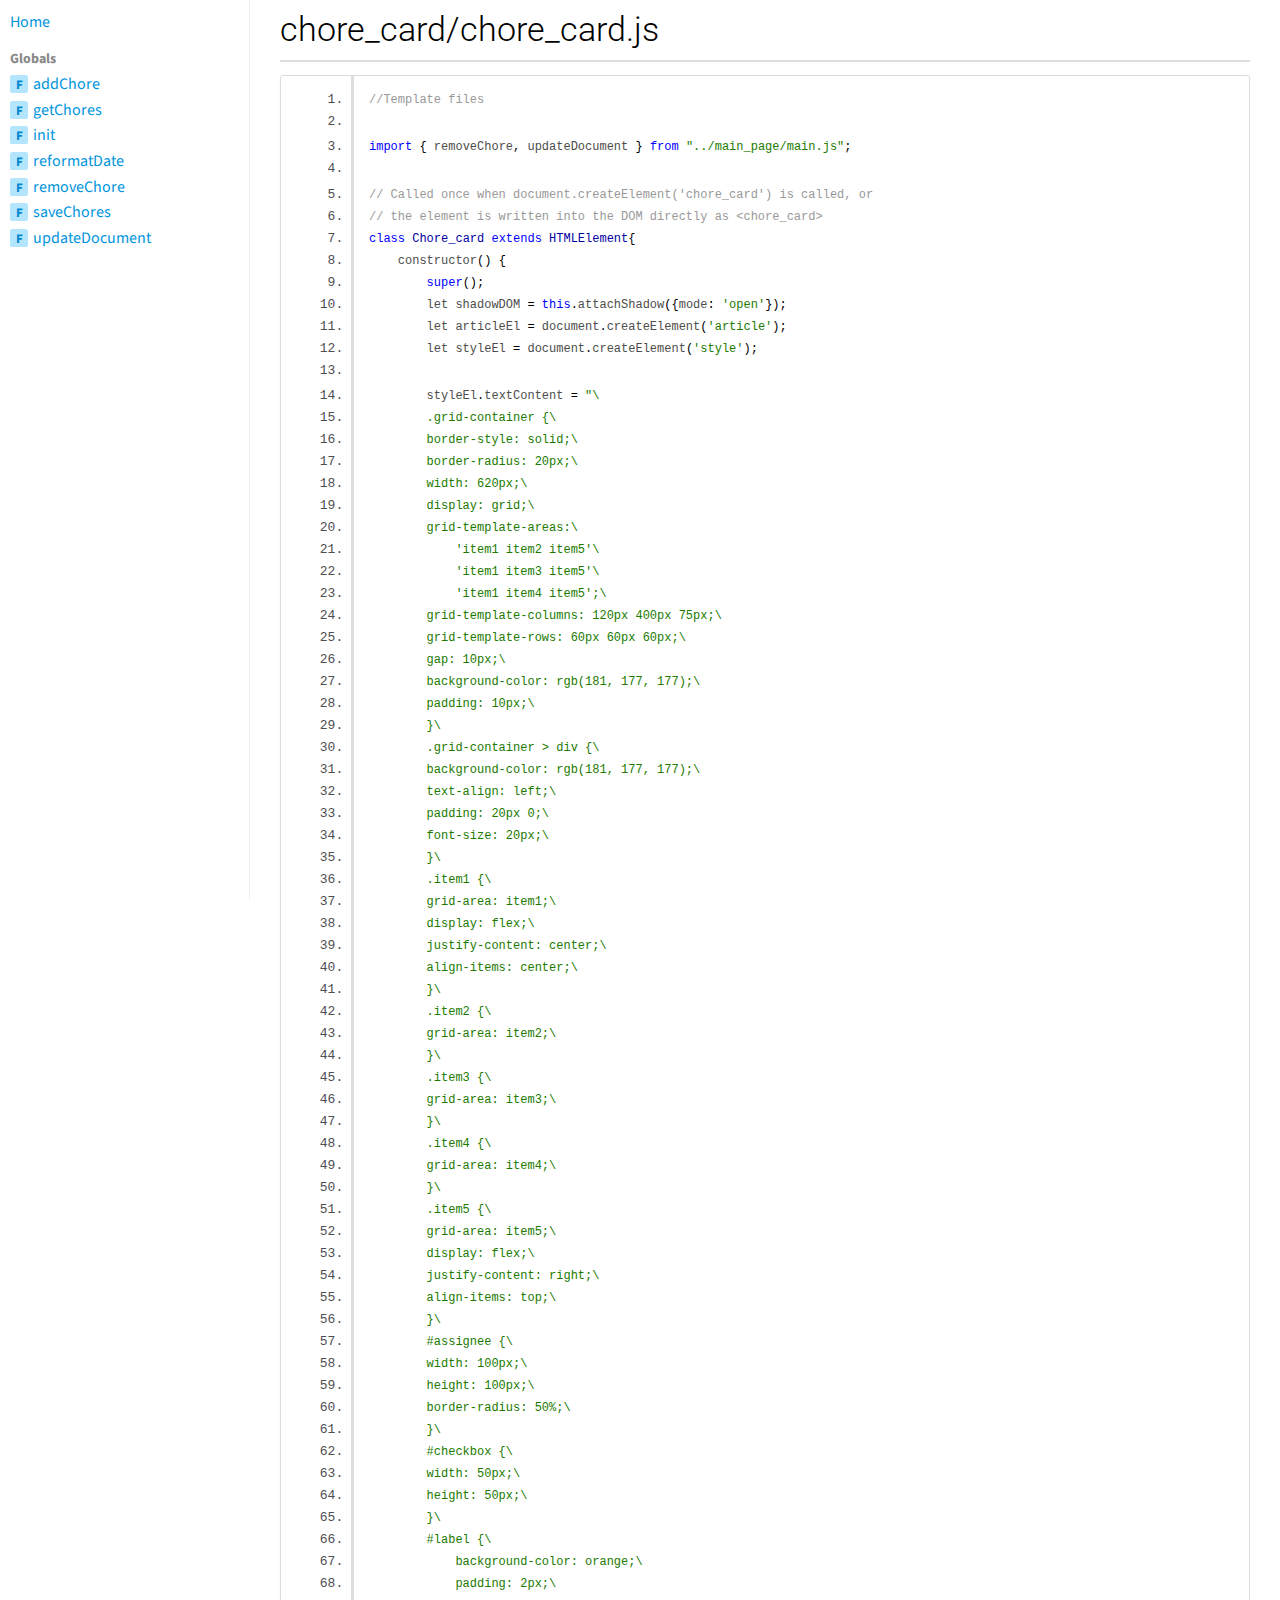
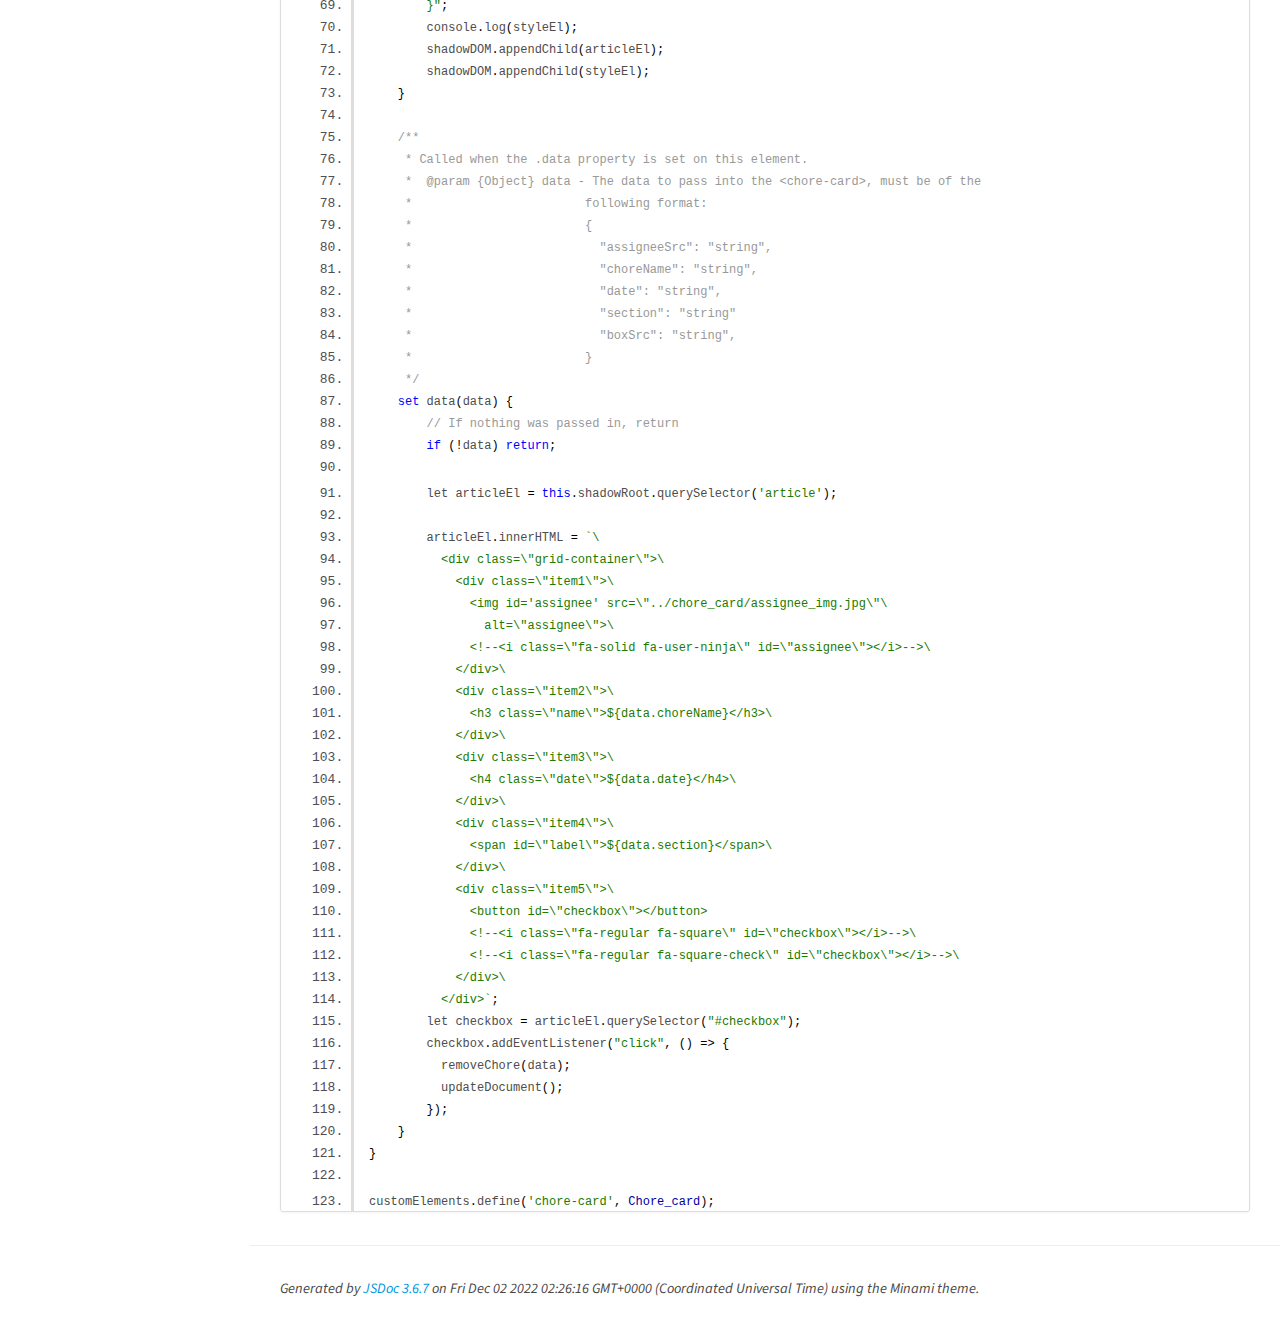
<file: chore_card_chore_card.js.html>
<!DOCTYPE html>
<html lang="en">
<head>
    <meta charset="utf-8">
    <meta name="viewport" content="width=device-width,initial-scale=1">
    <title>chore_card/chore_card.js - Documentation</title>

    <script src="scripts/prettify/prettify.js"></script>
    <script src="scripts/prettify/lang-css.js"></script>
    <!--[if lt IE 9]>
      <script src="//html5shiv.googlecode.com/svn/trunk/html5.js"></script>
    <![endif]-->
    <link type="text/css" rel="stylesheet" href="https://code.ionicframework.com/ionicons/2.0.1/css/ionicons.min.css">
    <link type="text/css" rel="stylesheet" href="styles/prettify-tomorrow.css">
    <link type="text/css" rel="stylesheet" href="styles/jsdoc-default.css">
</head>
<body>

<input type="checkbox" id="nav-trigger" class="nav-trigger" />
<label for="nav-trigger" class="navicon-button x">
  <div class="navicon"></div>
</label>

<label for="nav-trigger" class="overlay"></label>

<nav>
    <li class="nav-link nav-home-link"><a href="index.html">Home</a></li><li class="nav-heading"><a href="global.html">Globals</a></li><li class="nav-item"><span class="nav-item-type type-function">F</span><span class="nav-item-name"><a href="global.html#addChore">addChore</a></span></li><li class="nav-item"><span class="nav-item-type type-function">F</span><span class="nav-item-name"><a href="global.html#getChores">getChores</a></span></li><li class="nav-item"><span class="nav-item-type type-function">F</span><span class="nav-item-name"><a href="global.html#init">init</a></span></li><li class="nav-item"><span class="nav-item-type type-function">F</span><span class="nav-item-name"><a href="global.html#reformatDate">reformatDate</a></span></li><li class="nav-item"><span class="nav-item-type type-function">F</span><span class="nav-item-name"><a href="global.html#removeChore">removeChore</a></span></li><li class="nav-item"><span class="nav-item-type type-function">F</span><span class="nav-item-name"><a href="global.html#saveChores">saveChores</a></span></li><li class="nav-item"><span class="nav-item-type type-function">F</span><span class="nav-item-name"><a href="global.html#updateDocument">updateDocument</a></span></li>
</nav>

<div id="main">
    
    <h1 class="page-title">chore_card/chore_card.js</h1>
    

    



    
    <section>
        <article>
            <pre class="prettyprint source linenums"><code>//Template files

import { removeChore, updateDocument } from "../main_page/main.js";

// Called once when document.createElement('chore_card') is called, or
// the element is written into the DOM directly as &lt;chore_card>
class Chore_card extends HTMLElement{
    constructor() {
        super(); 
        let shadowDOM = this.attachShadow({mode: 'open'});
        let articleEl = document.createElement('article');
        let styleEl = document.createElement('style');

        styleEl.textContent = "\
        .grid-container {\
        border-style: solid;\
        border-radius: 20px;\
        width: 620px;\
        display: grid;\
        grid-template-areas:\
            'item1 item2 item5'\
            'item1 item3 item5'\
            'item1 item4 item5';\
        grid-template-columns: 120px 400px 75px;\
        grid-template-rows: 60px 60px 60px;\
        gap: 10px;\
        background-color: rgb(181, 177, 177);\
        padding: 10px;\
        }\
        .grid-container > div {\
        background-color: rgb(181, 177, 177);\
        text-align: left;\
        padding: 20px 0;\
        font-size: 20px;\
        }\
        .item1 {\
        grid-area: item1;\
        display: flex;\
        justify-content: center;\
        align-items: center;\
        }\
        .item2 {\
        grid-area: item2;\
        }\
        .item3 {\
        grid-area: item3;\
        }\
        .item4 {\
        grid-area: item4;\
        }\
        .item5 {\
        grid-area: item5;\
        display: flex;\
        justify-content: right;\
        align-items: top;\
        }\
        #assignee {\
        width: 100px;\
        height: 100px;\
        border-radius: 50%;\
        }\
        #checkbox {\
        width: 50px;\
        height: 50px;\
        }\
        #label {\
            background-color: orange;\
            padding: 2px;\
        }";
        console.log(styleEl);
        shadowDOM.appendChild(articleEl);
        shadowDOM.appendChild(styleEl); 
    }
    
    /**
     * Called when the .data property is set on this element.
     *  @param {Object} data - The data to pass into the &lt;chore-card>, must be of the
     *                        following format:
     *                        {
     *                          "assigneeSrc": "string",             
     *                          "choreName": "string",
     *                          "date": "string",
     *                          "section": "string"
     *                          "boxSrc": "string",
     *                        }
     */
    set data(data) {
        // If nothing was passed in, return
        if (!data) return;

        let articleEl = this.shadowRoot.querySelector('article');
        
        articleEl.innerHTML = `\
          &lt;div class=\"grid-container\">\
            &lt;div class=\"item1\">\
              &lt;img id='assignee' src=\"../chore_card/assignee_img.jpg\"\
                alt=\"assignee\">\
              &lt;!--&lt;i class=\"fa-solid fa-user-ninja\" id=\"assignee\">&lt;/i>-->\
            &lt;/div>\
            &lt;div class=\"item2\">\
              &lt;h3 class=\"name\">${data.choreName}&lt;/h3>\
            &lt;/div>\
            &lt;div class=\"item3\">\
              &lt;h4 class=\"date\">${data.date}&lt;/h4>\
            &lt;/div>\
            &lt;div class=\"item4\">\
              &lt;span id=\"label\">${data.section}&lt;/span>\
            &lt;/div>\
            &lt;div class=\"item5\">\
              &lt;button id=\"checkbox\">&lt;/button>
              &lt;!--&lt;i class=\"fa-regular fa-square\" id=\"checkbox\">&lt;/i>-->\
              &lt;!--&lt;i class=\"fa-regular fa-square-check\" id=\"checkbox\">&lt;/i>-->\
            &lt;/div>\
          &lt;/div>`;
        let checkbox = articleEl.querySelector("#checkbox");
        checkbox.addEventListener("click", () => {
          removeChore(data);
          updateDocument();
        });
    }
}

customElements.define('chore-card', Chore_card);
</code></pre>
        </article>
    </section>




</div>

<br class="clear">

<footer>
    Generated by <a href="https://github.com/jsdoc3/jsdoc">JSDoc 3.6.7</a> on Fri Dec 02 2022 02:26:16 GMT+0000 (Coordinated Universal Time) using the Minami theme.
</footer>

<script>prettyPrint();</script>
<script src="scripts/linenumber.js"></script>
</body>
</html>
</file>
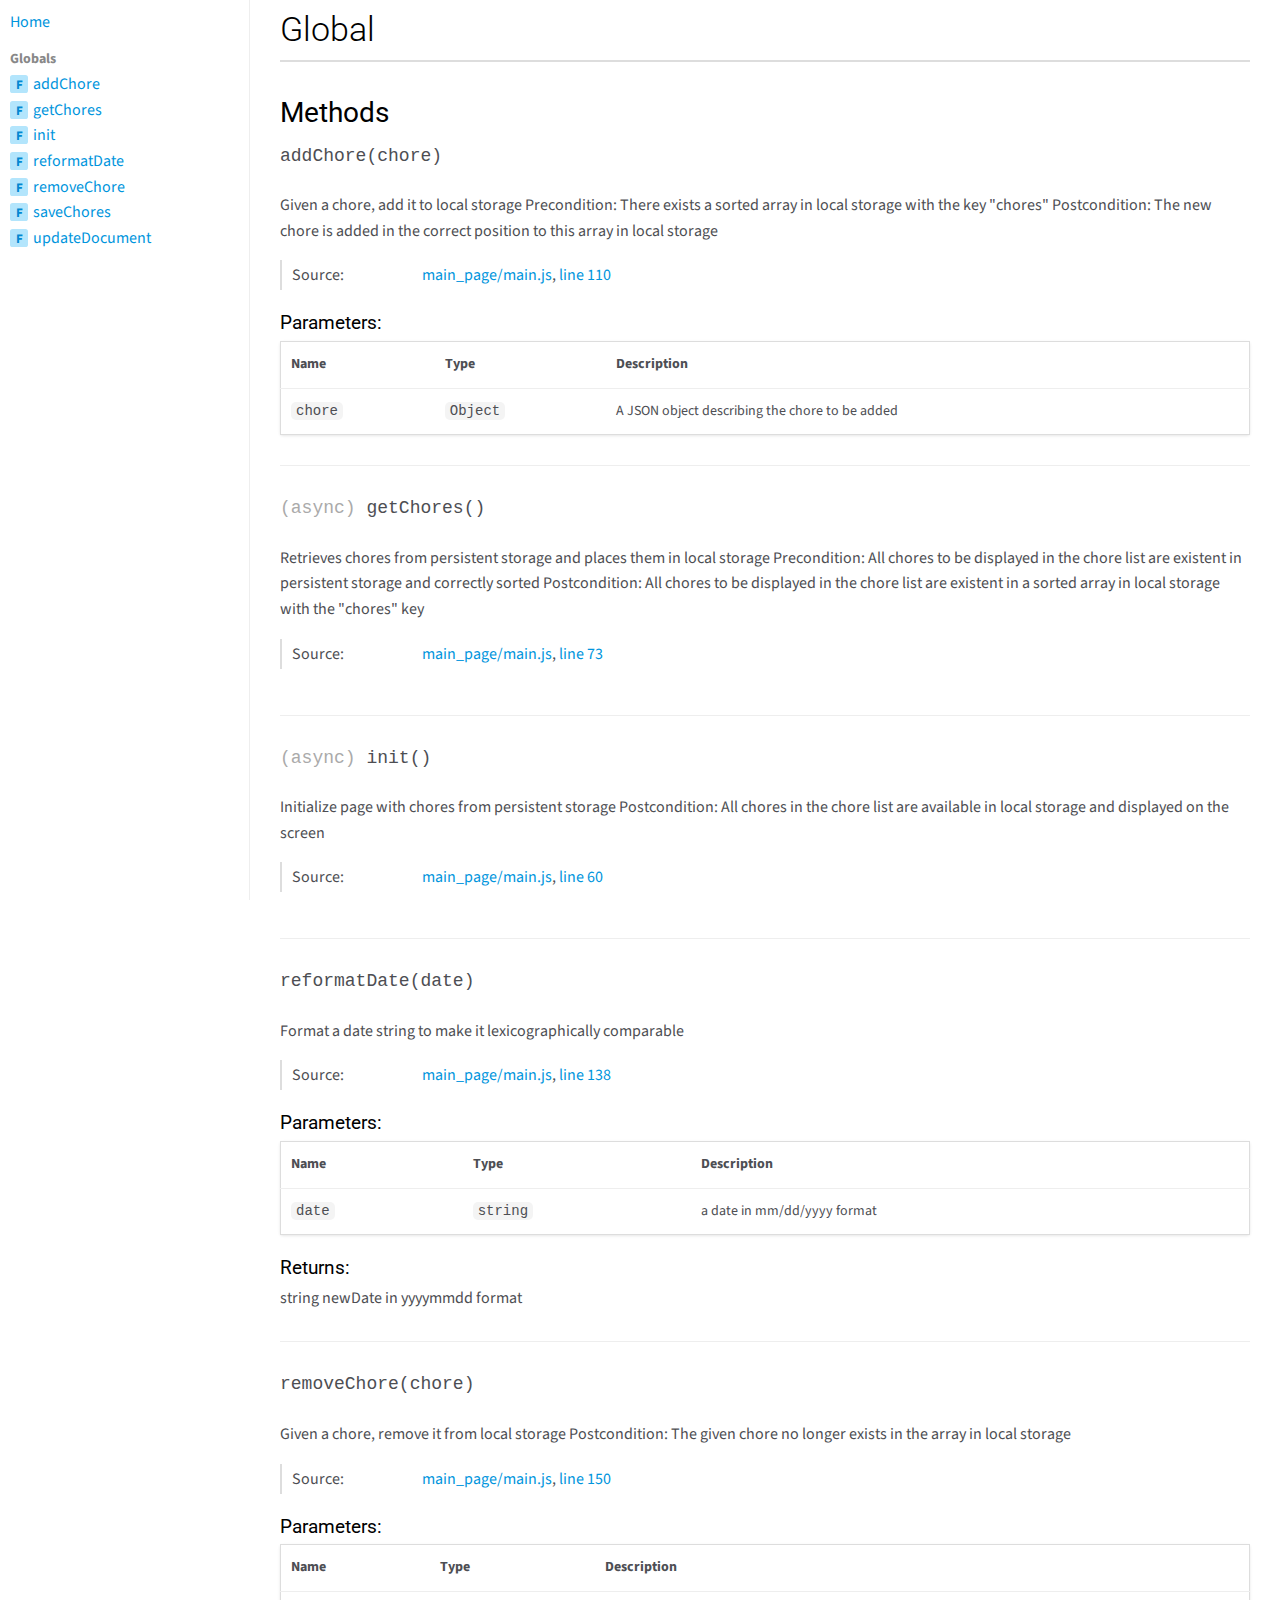
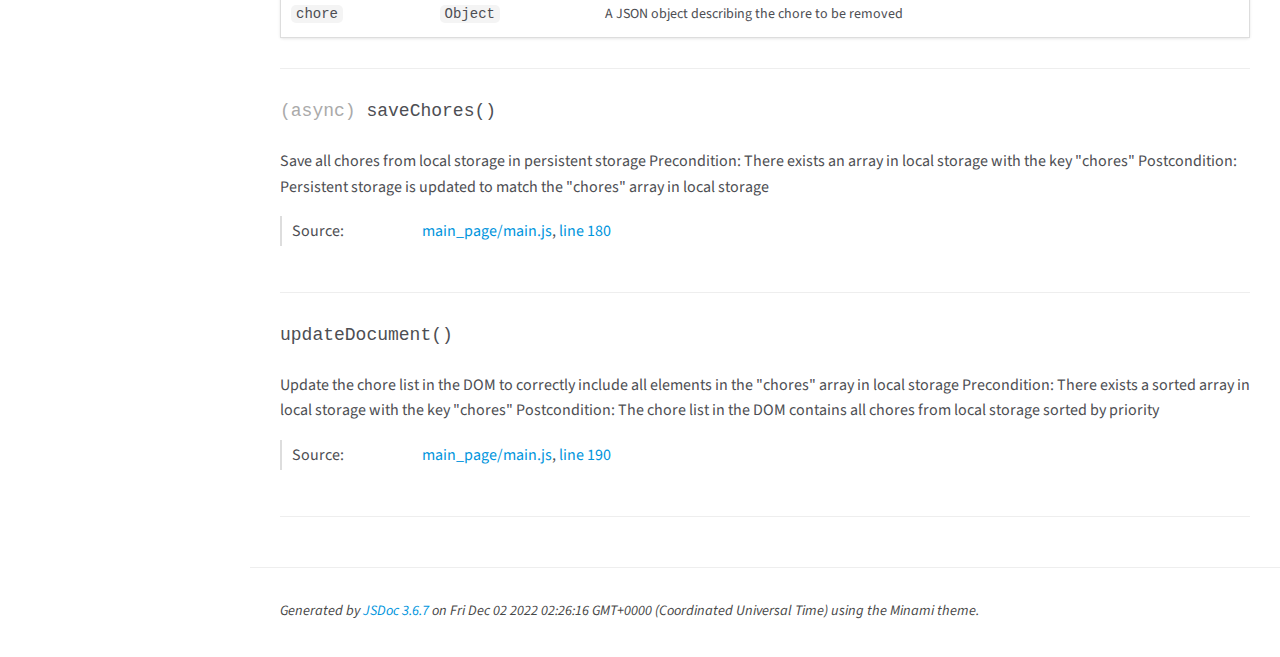
<file: global.html>
<!DOCTYPE html>
<html lang="en">
<head>
    <meta charset="utf-8">
    <meta name="viewport" content="width=device-width,initial-scale=1">
    <title>Global - Documentation</title>

    <script src="scripts/prettify/prettify.js"></script>
    <script src="scripts/prettify/lang-css.js"></script>
    <!--[if lt IE 9]>
      <script src="//html5shiv.googlecode.com/svn/trunk/html5.js"></script>
    <![endif]-->
    <link type="text/css" rel="stylesheet" href="https://code.ionicframework.com/ionicons/2.0.1/css/ionicons.min.css">
    <link type="text/css" rel="stylesheet" href="styles/prettify-tomorrow.css">
    <link type="text/css" rel="stylesheet" href="styles/jsdoc-default.css">
</head>
<body>

<input type="checkbox" id="nav-trigger" class="nav-trigger" />
<label for="nav-trigger" class="navicon-button x">
  <div class="navicon"></div>
</label>

<label for="nav-trigger" class="overlay"></label>

<nav>
    <li class="nav-link nav-home-link"><a href="index.html">Home</a></li><li class="nav-heading"><a href="global.html">Globals</a></li><li class="nav-item"><span class="nav-item-type type-function">F</span><span class="nav-item-name"><a href="global.html#addChore">addChore</a></span></li><li class="nav-item"><span class="nav-item-type type-function">F</span><span class="nav-item-name"><a href="global.html#getChores">getChores</a></span></li><li class="nav-item"><span class="nav-item-type type-function">F</span><span class="nav-item-name"><a href="global.html#init">init</a></span></li><li class="nav-item"><span class="nav-item-type type-function">F</span><span class="nav-item-name"><a href="global.html#reformatDate">reformatDate</a></span></li><li class="nav-item"><span class="nav-item-type type-function">F</span><span class="nav-item-name"><a href="global.html#removeChore">removeChore</a></span></li><li class="nav-item"><span class="nav-item-type type-function">F</span><span class="nav-item-name"><a href="global.html#saveChores">saveChores</a></span></li><li class="nav-item"><span class="nav-item-type type-function">F</span><span class="nav-item-name"><a href="global.html#updateDocument">updateDocument</a></span></li>
</nav>

<div id="main">
    
    <h1 class="page-title">Global</h1>
    

    




<section>

<header>
    
        <h2>
        
        </h2>
        
    
</header>

<article>
    <div class="container-overview">
    
        

        


<dl class="details">

    

    

    

    

    

    

    

    

    

    

    

    

    

    

    

    
</dl>


        
    
    </div>

    

    

    

     

    

    

    
        <h3 class="subsection-title">Methods</h3>

        
            
<div class="section-method">

    

    <h4 class="name" id="addChore"><span class="type-signature"></span>addChore<span class="signature">(chore)</span><span class="type-signature"></span></h4>

    



<div class="description">
    Given a chore, add it to local storage
Precondition: There exists a sorted array in local storage with the key "chores"
Postcondition: The new chore is added in the correct position to this array in local storage
</div>





<dl class="details">

    

    

    

    

    

    

    

    

    

    

    

    

    
    <dt class="tag-source">Source:</dt>
    <dd class="tag-source"><ul class="dummy"><li>
        <a href="main_page_main.js.html">main_page/main.js</a>, <a href="main_page_main.js.html#line110">line 110</a>
    </li></ul></dd>
    

    

    

    
</dl>









    <h5>Parameters:</h5>
    

<table class="params">
    <thead>
    <tr>
        
        <th>Name</th>
        

        <th>Type</th>

        

        

        <th class="last">Description</th>
    </tr>
    </thead>

    <tbody>
    

        <tr>
            
                <td class="name"><code>chore</code></td>
            

            <td class="type">
            
                
<span class="param-type"><code>Object</code></span>


            
            </td>

            

            

            <td class="description last">
                A JSON object describing the chore to be added
                
            </td>
        </tr>

    
    </tbody>
</table>
















</div>
        
            
<div class="section-method">

    

    <h4 class="name" id="getChores"><span class="type-signature">(async) </span>getChores<span class="signature">()</span><span class="type-signature"></span></h4>

    



<div class="description">
    Retrieves chores from persistent storage and places them in local storage
Precondition: All chores to be displayed in the chore list are existent in persistent storage and correctly sorted
Postcondition: All chores to be displayed in the chore list are existent in a sorted array in local storage with the "chores" key
</div>





<dl class="details">

    

    

    

    

    

    

    

    

    

    

    

    

    
    <dt class="tag-source">Source:</dt>
    <dd class="tag-source"><ul class="dummy"><li>
        <a href="main_page_main.js.html">main_page/main.js</a>, <a href="main_page_main.js.html#line73">line 73</a>
    </li></ul></dd>
    

    

    

    
</dl>























</div>
        
            
<div class="section-method">

    

    <h4 class="name" id="init"><span class="type-signature">(async) </span>init<span class="signature">()</span><span class="type-signature"></span></h4>

    



<div class="description">
    Initialize page with chores from persistent storage
Postcondition: All chores in the chore list are available in local storage and displayed on the screen
</div>





<dl class="details">

    

    

    

    

    

    

    

    

    

    

    

    

    
    <dt class="tag-source">Source:</dt>
    <dd class="tag-source"><ul class="dummy"><li>
        <a href="main_page_main.js.html">main_page/main.js</a>, <a href="main_page_main.js.html#line60">line 60</a>
    </li></ul></dd>
    

    

    

    
</dl>























</div>
        
            
<div class="section-method">

    

    <h4 class="name" id="reformatDate"><span class="type-signature"></span>reformatDate<span class="signature">(date)</span><span class="type-signature"></span></h4>

    



<div class="description">
    Format a date string to make it lexicographically comparable
</div>





<dl class="details">

    

    

    

    

    

    

    

    

    

    

    

    

    
    <dt class="tag-source">Source:</dt>
    <dd class="tag-source"><ul class="dummy"><li>
        <a href="main_page_main.js.html">main_page/main.js</a>, <a href="main_page_main.js.html#line138">line 138</a>
    </li></ul></dd>
    

    

    

    
</dl>









    <h5>Parameters:</h5>
    

<table class="params">
    <thead>
    <tr>
        
        <th>Name</th>
        

        <th>Type</th>

        

        

        <th class="last">Description</th>
    </tr>
    </thead>

    <tbody>
    

        <tr>
            
                <td class="name"><code>date</code></td>
            

            <td class="type">
            
                
<span class="param-type"><code>string</code></span>


            
            </td>

            

            

            <td class="description last">
                a date in mm/dd/yyyy format
                
            </td>
        </tr>

    
    </tbody>
</table>














<div class="section-returns">
<h5>Returns:</h5>

        


<div class="param-desc">
    string newDate in yyyymmdd format
</div>

    
</div>



</div>
        
            
<div class="section-method">

    

    <h4 class="name" id="removeChore"><span class="type-signature"></span>removeChore<span class="signature">(chore)</span><span class="type-signature"></span></h4>

    



<div class="description">
    Given a chore, remove it from local storage
Postcondition: The given chore no longer exists in the array in local storage
</div>





<dl class="details">

    

    

    

    

    

    

    

    

    

    

    

    

    
    <dt class="tag-source">Source:</dt>
    <dd class="tag-source"><ul class="dummy"><li>
        <a href="main_page_main.js.html">main_page/main.js</a>, <a href="main_page_main.js.html#line150">line 150</a>
    </li></ul></dd>
    

    

    

    
</dl>









    <h5>Parameters:</h5>
    

<table class="params">
    <thead>
    <tr>
        
        <th>Name</th>
        

        <th>Type</th>

        

        

        <th class="last">Description</th>
    </tr>
    </thead>

    <tbody>
    

        <tr>
            
                <td class="name"><code>chore</code></td>
            

            <td class="type">
            
                
<span class="param-type"><code>Object</code></span>


            
            </td>

            

            

            <td class="description last">
                A JSON object describing the chore to be removed
                
            </td>
        </tr>

    
    </tbody>
</table>
















</div>
        
            
<div class="section-method">

    

    <h4 class="name" id="saveChores"><span class="type-signature">(async) </span>saveChores<span class="signature">()</span><span class="type-signature"></span></h4>

    



<div class="description">
    Save all chores from local storage in persistent storage
Precondition: There exists an array in local storage with the key "chores"
Postcondition: Persistent storage is updated to match the "chores" array in local storage
</div>





<dl class="details">

    

    

    

    

    

    

    

    

    

    

    

    

    
    <dt class="tag-source">Source:</dt>
    <dd class="tag-source"><ul class="dummy"><li>
        <a href="main_page_main.js.html">main_page/main.js</a>, <a href="main_page_main.js.html#line180">line 180</a>
    </li></ul></dd>
    

    

    

    
</dl>























</div>
        
            
<div class="section-method">

    

    <h4 class="name" id="updateDocument"><span class="type-signature"></span>updateDocument<span class="signature">()</span><span class="type-signature"></span></h4>

    



<div class="description">
    Update the chore list in the DOM to correctly include all elements in the "chores" array in local storage
Precondition: There exists a sorted array in local storage with the key "chores"
Postcondition: The chore list in the DOM contains all chores from local storage sorted by priority
</div>





<dl class="details">

    

    

    

    

    

    

    

    

    

    

    

    

    
    <dt class="tag-source">Source:</dt>
    <dd class="tag-source"><ul class="dummy"><li>
        <a href="main_page_main.js.html">main_page/main.js</a>, <a href="main_page_main.js.html#line190">line 190</a>
    </li></ul></dd>
    

    

    

    
</dl>























</div>
        
    

    

    
</article>

</section>




</div>

<br class="clear">

<footer>
    Generated by <a href="https://github.com/jsdoc3/jsdoc">JSDoc 3.6.7</a> on Fri Dec 02 2022 02:26:16 GMT+0000 (Coordinated Universal Time) using the Minami theme.
</footer>

<script>prettyPrint();</script>
<script src="scripts/linenumber.js"></script>
</body>
</html>
</file>
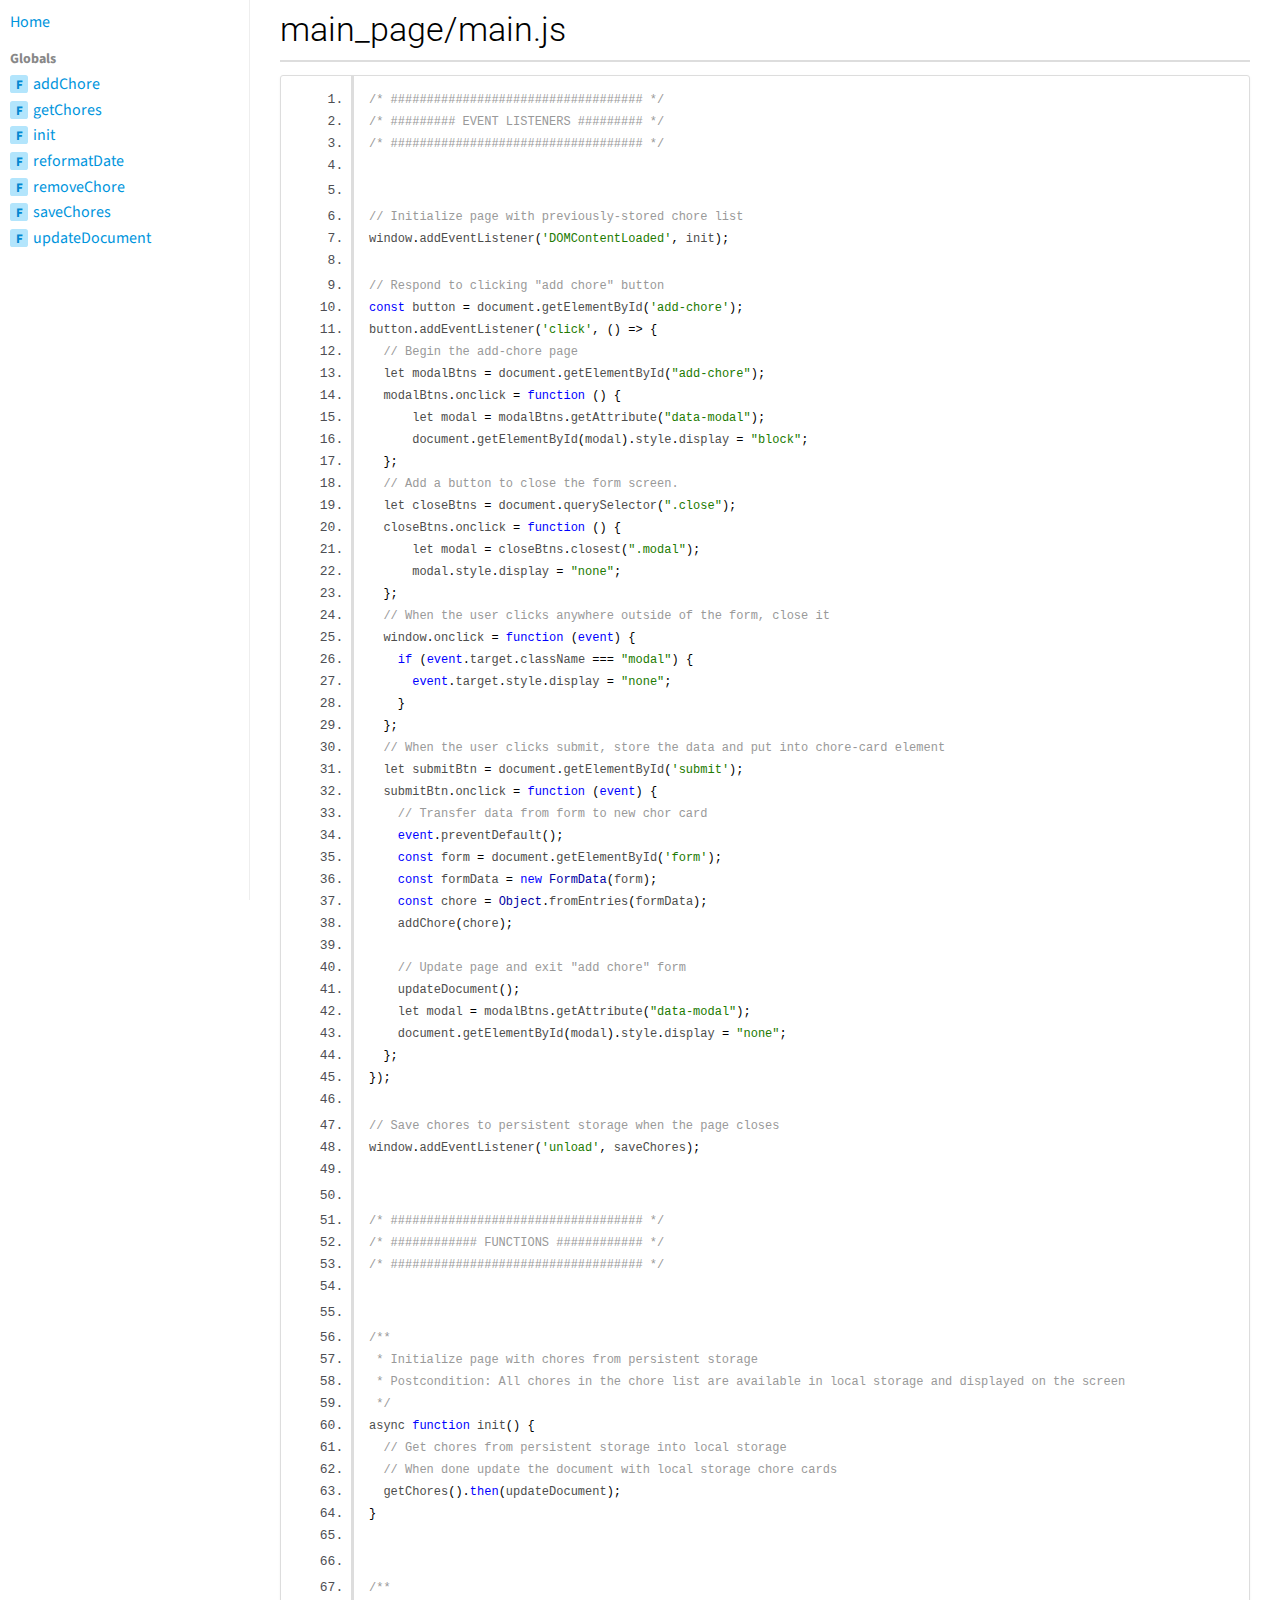
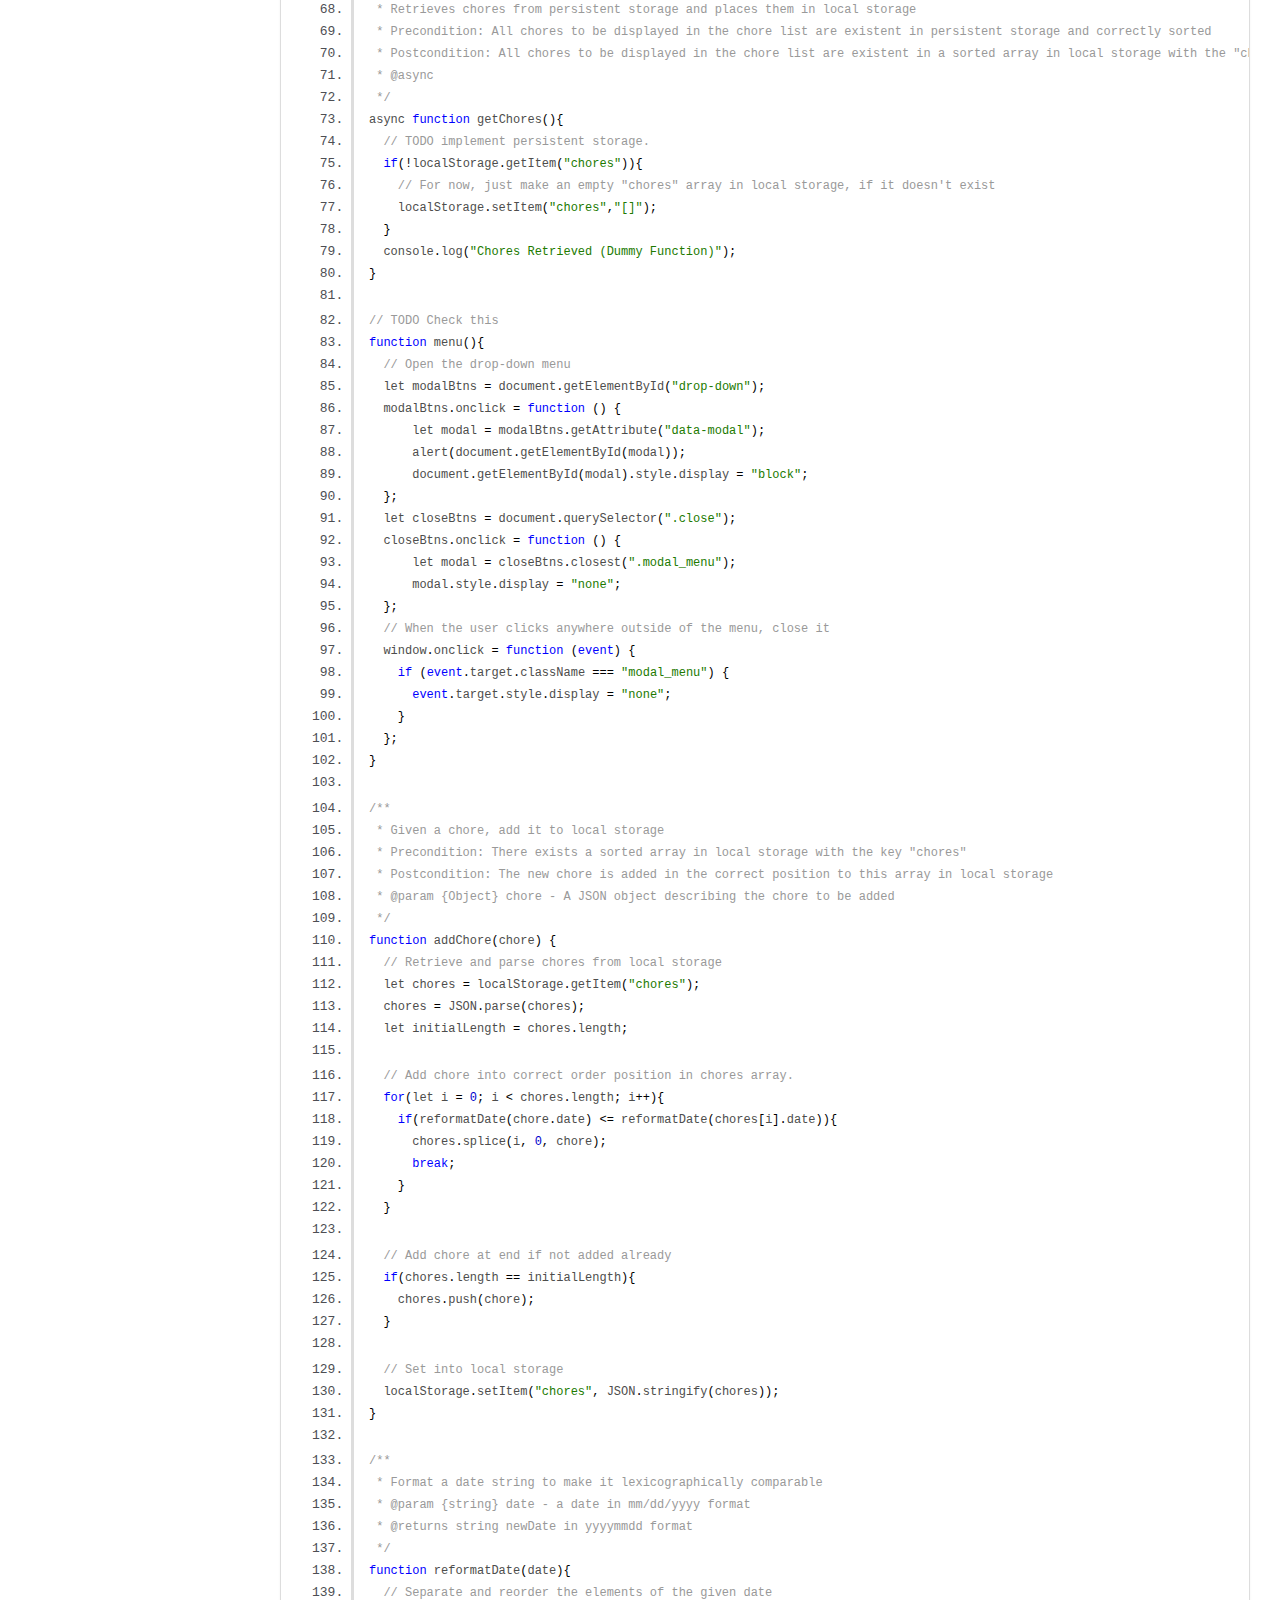
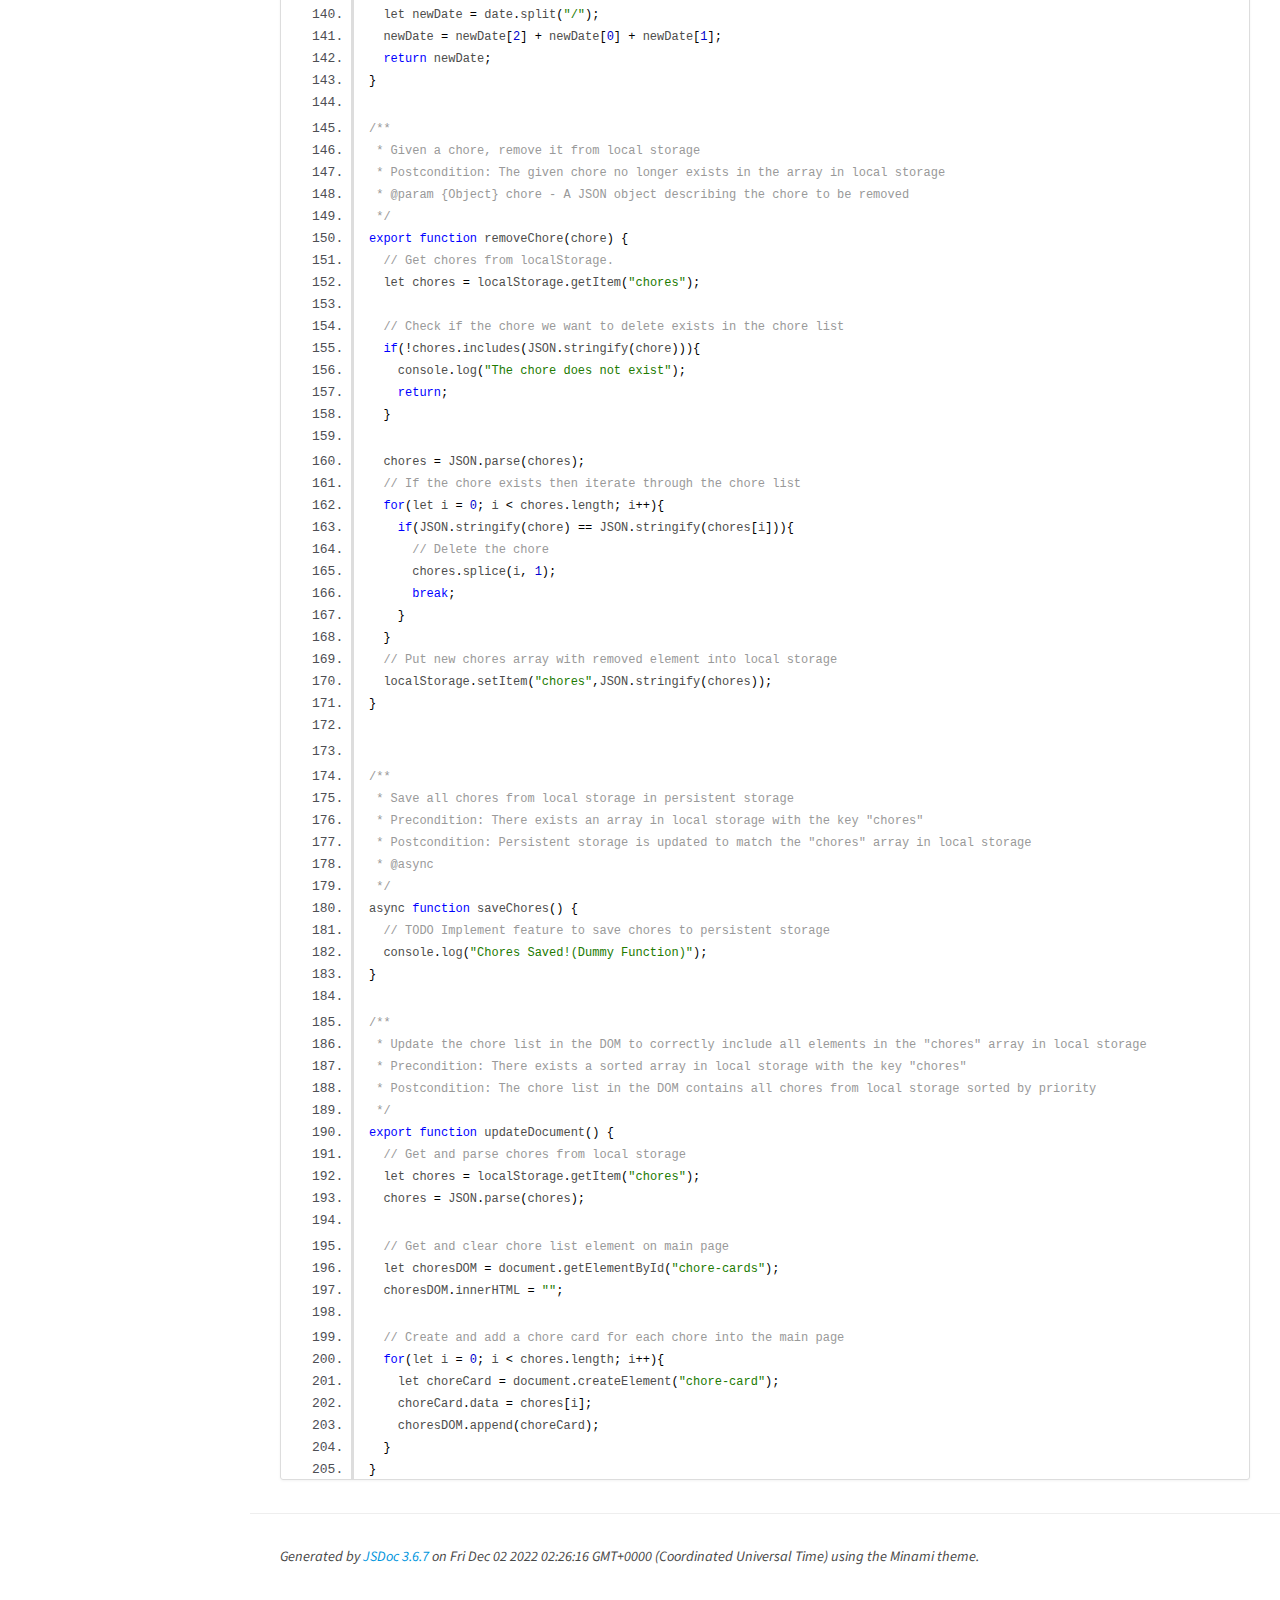
<file: main_page_main.js.html>
<!DOCTYPE html>
<html lang="en">
<head>
    <meta charset="utf-8">
    <meta name="viewport" content="width=device-width,initial-scale=1">
    <title>main_page/main.js - Documentation</title>

    <script src="scripts/prettify/prettify.js"></script>
    <script src="scripts/prettify/lang-css.js"></script>
    <!--[if lt IE 9]>
      <script src="//html5shiv.googlecode.com/svn/trunk/html5.js"></script>
    <![endif]-->
    <link type="text/css" rel="stylesheet" href="https://code.ionicframework.com/ionicons/2.0.1/css/ionicons.min.css">
    <link type="text/css" rel="stylesheet" href="styles/prettify-tomorrow.css">
    <link type="text/css" rel="stylesheet" href="styles/jsdoc-default.css">
</head>
<body>

<input type="checkbox" id="nav-trigger" class="nav-trigger" />
<label for="nav-trigger" class="navicon-button x">
  <div class="navicon"></div>
</label>

<label for="nav-trigger" class="overlay"></label>

<nav>
    <li class="nav-link nav-home-link"><a href="index.html">Home</a></li><li class="nav-heading"><a href="global.html">Globals</a></li><li class="nav-item"><span class="nav-item-type type-function">F</span><span class="nav-item-name"><a href="global.html#addChore">addChore</a></span></li><li class="nav-item"><span class="nav-item-type type-function">F</span><span class="nav-item-name"><a href="global.html#getChores">getChores</a></span></li><li class="nav-item"><span class="nav-item-type type-function">F</span><span class="nav-item-name"><a href="global.html#init">init</a></span></li><li class="nav-item"><span class="nav-item-type type-function">F</span><span class="nav-item-name"><a href="global.html#reformatDate">reformatDate</a></span></li><li class="nav-item"><span class="nav-item-type type-function">F</span><span class="nav-item-name"><a href="global.html#removeChore">removeChore</a></span></li><li class="nav-item"><span class="nav-item-type type-function">F</span><span class="nav-item-name"><a href="global.html#saveChores">saveChores</a></span></li><li class="nav-item"><span class="nav-item-type type-function">F</span><span class="nav-item-name"><a href="global.html#updateDocument">updateDocument</a></span></li>
</nav>

<div id="main">
    
    <h1 class="page-title">main_page/main.js</h1>
    

    



    
    <section>
        <article>
            <pre class="prettyprint source linenums"><code>/* ################################### */
/* ######### EVENT LISTENERS ######### */
/* ################################### */


// Initialize page with previously-stored chore list
window.addEventListener('DOMContentLoaded', init);

// Respond to clicking "add chore" button
const button = document.getElementById('add-chore');
button.addEventListener('click', () => {
  // Begin the add-chore page
  let modalBtns = document.getElementById("add-chore");
  modalBtns.onclick = function () {
      let modal = modalBtns.getAttribute("data-modal");
      document.getElementById(modal).style.display = "block";
  };
  // Add a button to close the form screen. 
  let closeBtns = document.querySelector(".close");
  closeBtns.onclick = function () {
      let modal = closeBtns.closest(".modal");
      modal.style.display = "none";
  };
  // When the user clicks anywhere outside of the form, close it
  window.onclick = function (event) {
    if (event.target.className === "modal") {
      event.target.style.display = "none";
    }
  };
  // When the user clicks submit, store the data and put into chore-card element
  let submitBtn = document.getElementById('submit');
  submitBtn.onclick = function (event) {
    // Transfer data from form to new chor card
    event.preventDefault();
    const form = document.getElementById('form');
    const formData = new FormData(form);
    const chore = Object.fromEntries(formData);
    addChore(chore);
    
    // Update page and exit "add chore" form
    updateDocument();
    let modal = modalBtns.getAttribute("data-modal");
    document.getElementById(modal).style.display = "none";
  };
});

// Save chores to persistent storage when the page closes
window.addEventListener('unload', saveChores);


/* ################################### */
/* ############ FUNCTIONS ############ */
/* ################################### */


/**
 * Initialize page with chores from persistent storage
 * Postcondition: All chores in the chore list are available in local storage and displayed on the screen
 */
async function init() {
  // Get chores from persistent storage into local storage
  // When done update the document with local storage chore cards
  getChores().then(updateDocument);
}


/**
 * Retrieves chores from persistent storage and places them in local storage
 * Precondition: All chores to be displayed in the chore list are existent in persistent storage and correctly sorted
 * Postcondition: All chores to be displayed in the chore list are existent in a sorted array in local storage with the "chores" key
 * @async
 */
async function getChores(){
  // TODO implement persistent storage.
  if(!localStorage.getItem("chores")){
    // For now, just make an empty "chores" array in local storage, if it doesn't exist
    localStorage.setItem("chores","[]");
  }
  console.log("Chores Retrieved (Dummy Function)");
}

// TODO Check this
function menu(){
  // Open the drop-down menu
  let modalBtns = document.getElementById("drop-down");
  modalBtns.onclick = function () {
      let modal = modalBtns.getAttribute("data-modal");
      alert(document.getElementById(modal));
      document.getElementById(modal).style.display = "block";
  };
  let closeBtns = document.querySelector(".close");
  closeBtns.onclick = function () {
      let modal = closeBtns.closest(".modal_menu");
      modal.style.display = "none";
  };
  // When the user clicks anywhere outside of the menu, close it
  window.onclick = function (event) {
    if (event.target.className === "modal_menu") {
      event.target.style.display = "none";
    }
  };
}

/**
 * Given a chore, add it to local storage
 * Precondition: There exists a sorted array in local storage with the key "chores"
 * Postcondition: The new chore is added in the correct position to this array in local storage
 * @param {Object} chore - A JSON object describing the chore to be added
 */
function addChore(chore) {
  // Retrieve and parse chores from local storage
  let chores = localStorage.getItem("chores");
  chores = JSON.parse(chores);
  let initialLength = chores.length;

  // Add chore into correct order position in chores array.
  for(let i = 0; i &lt; chores.length; i++){
    if(reformatDate(chore.date) &lt;= reformatDate(chores[i].date)){
      chores.splice(i, 0, chore);
      break;
    }
  }

  // Add chore at end if not added already
  if(chores.length == initialLength){
    chores.push(chore);
  }

  // Set into local storage
  localStorage.setItem("chores", JSON.stringify(chores));
}

/**
 * Format a date string to make it lexicographically comparable
 * @param {string} date - a date in mm/dd/yyyy format
 * @returns string newDate in yyyymmdd format
 */
function reformatDate(date){
  // Separate and reorder the elements of the given date
  let newDate = date.split("/");
  newDate = newDate[2] + newDate[0] + newDate[1];
  return newDate;
}

/**
 * Given a chore, remove it from local storage
 * Postcondition: The given chore no longer exists in the array in local storage
 * @param {Object} chore - A JSON object describing the chore to be removed
 */
export function removeChore(chore) {
  // Get chores from localStorage.
  let chores = localStorage.getItem("chores");
  
  // Check if the chore we want to delete exists in the chore list
  if(!chores.includes(JSON.stringify(chore))){
    console.log("The chore does not exist");
    return;
  }

  chores = JSON.parse(chores);
  // If the chore exists then iterate through the chore list
  for(let i = 0; i &lt; chores.length; i++){
    if(JSON.stringify(chore) == JSON.stringify(chores[i])){
      // Delete the chore
      chores.splice(i, 1);
      break;
    }
  }
  // Put new chores array with removed element into local storage
  localStorage.setItem("chores",JSON.stringify(chores));
}


/**
 * Save all chores from local storage in persistent storage
 * Precondition: There exists an array in local storage with the key "chores"
 * Postcondition: Persistent storage is updated to match the "chores" array in local storage
 * @async
 */
async function saveChores() {
  // TODO Implement feature to save chores to persistent storage
  console.log("Chores Saved!(Dummy Function)");
}

/**
 * Update the chore list in the DOM to correctly include all elements in the "chores" array in local storage
 * Precondition: There exists a sorted array in local storage with the key "chores"
 * Postcondition: The chore list in the DOM contains all chores from local storage sorted by priority
 */
export function updateDocument() {
  // Get and parse chores from local storage
  let chores = localStorage.getItem("chores");
  chores = JSON.parse(chores);

  // Get and clear chore list element on main page
  let choresDOM = document.getElementById("chore-cards");
  choresDOM.innerHTML = "";

  // Create and add a chore card for each chore into the main page
  for(let i = 0; i &lt; chores.length; i++){
    let choreCard = document.createElement("chore-card");
    choreCard.data = chores[i];
    choresDOM.append(choreCard);
  }
}
</code></pre>
        </article>
    </section>




</div>

<br class="clear">

<footer>
    Generated by <a href="https://github.com/jsdoc3/jsdoc">JSDoc 3.6.7</a> on Fri Dec 02 2022 02:26:16 GMT+0000 (Coordinated Universal Time) using the Minami theme.
</footer>

<script>prettyPrint();</script>
<script src="scripts/linenumber.js"></script>
</body>
</html>
</file>
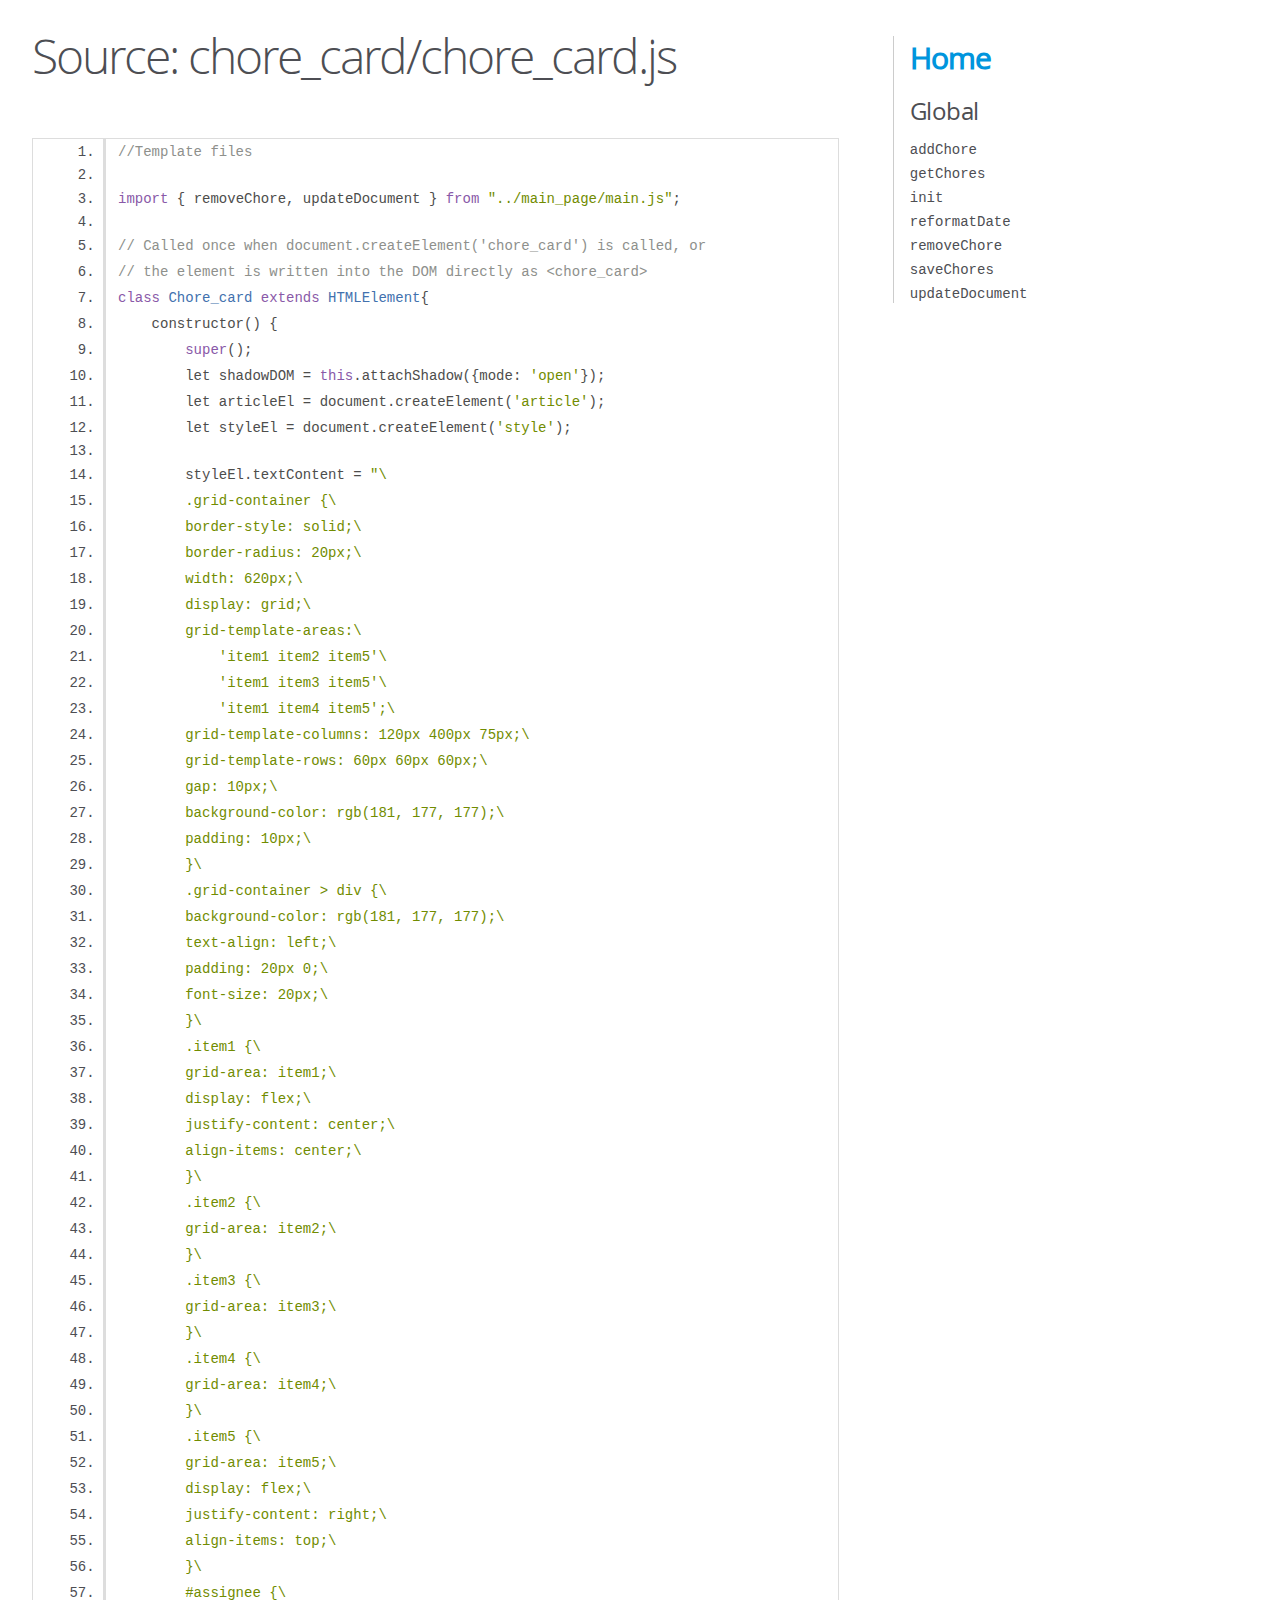
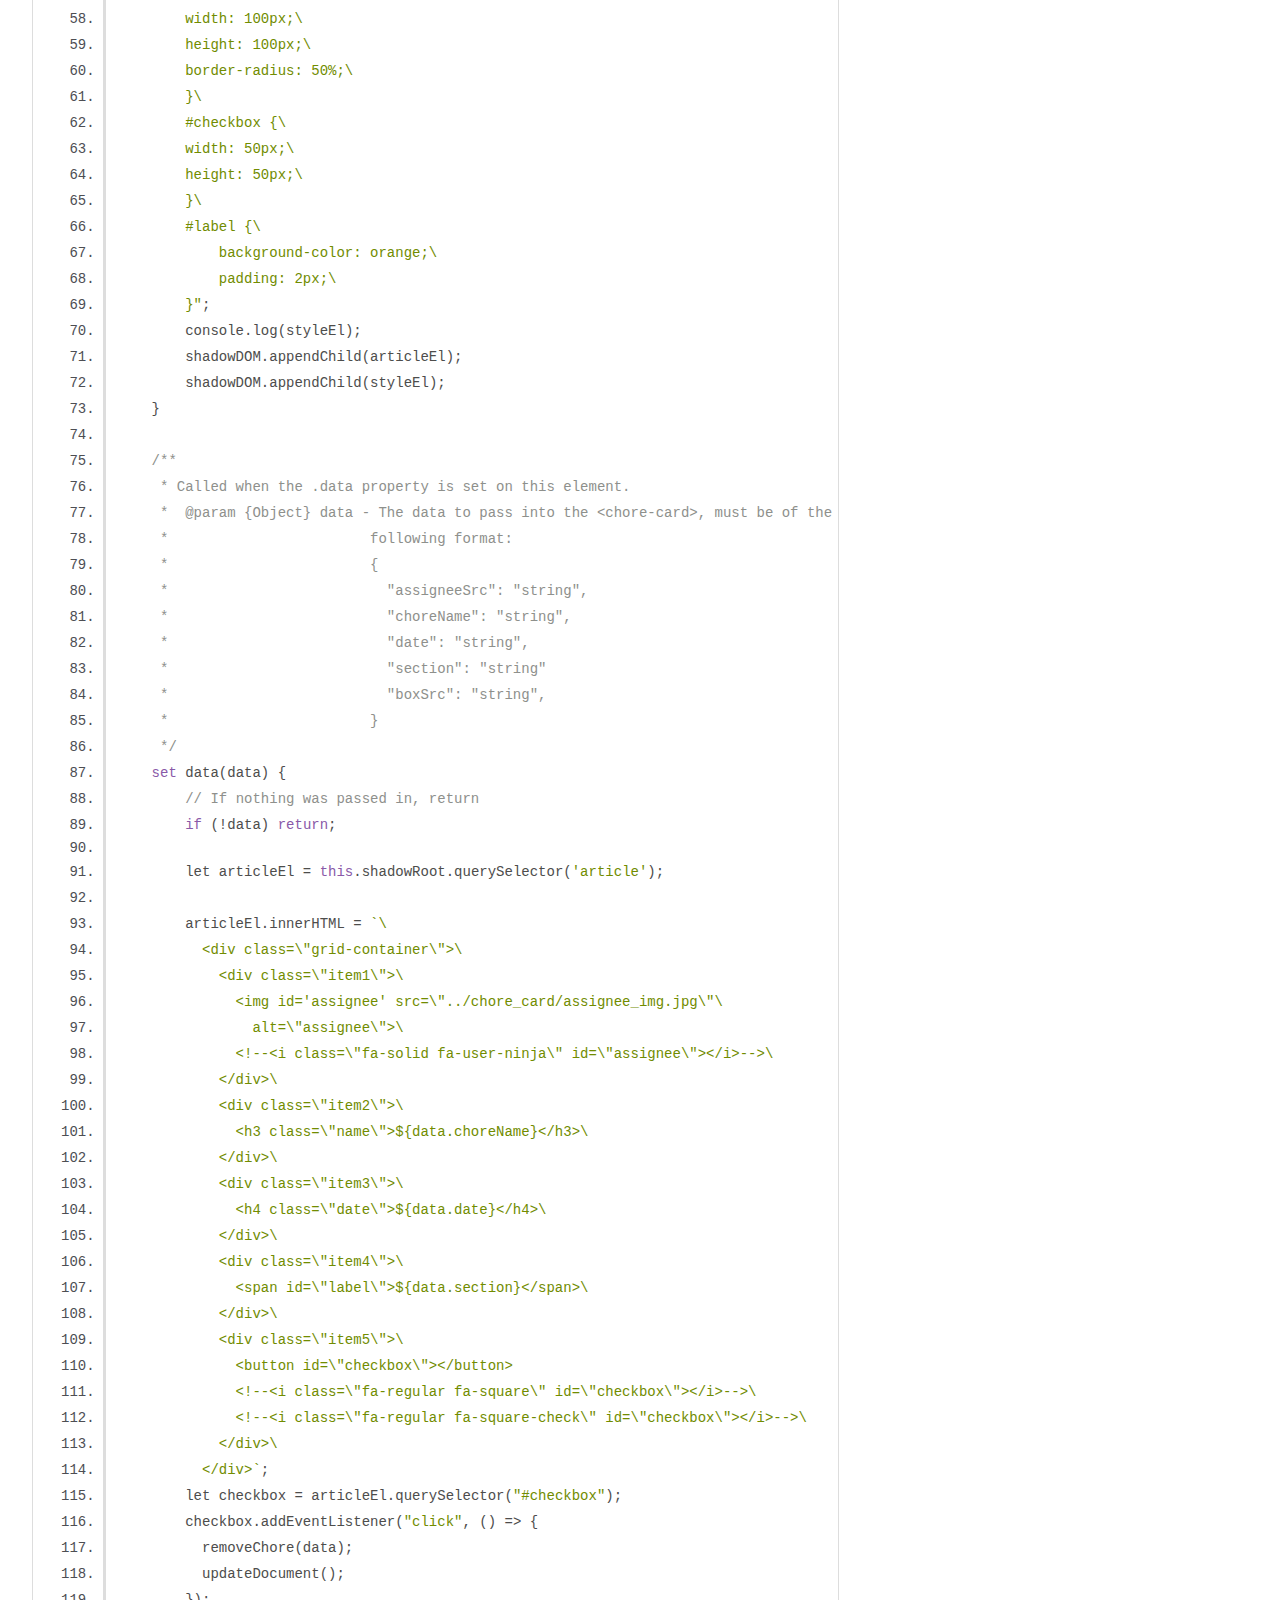
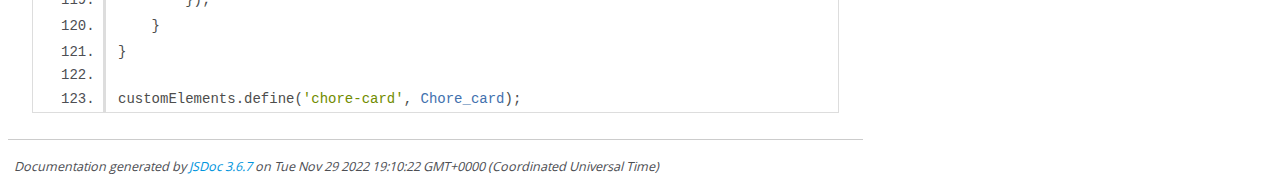
<file: out/chore_card_chore_card.js.html>
<!DOCTYPE html>
<html lang="en">
<head>
    <meta charset="utf-8">
    <title>JSDoc: Source: chore_card/chore_card.js</title>

    <script src="scripts/prettify/prettify.js"> </script>
    <script src="scripts/prettify/lang-css.js"> </script>
    <!--[if lt IE 9]>
      <script src="//html5shiv.googlecode.com/svn/trunk/html5.js"></script>
    <![endif]-->
    <link type="text/css" rel="stylesheet" href="styles/prettify-tomorrow.css">
    <link type="text/css" rel="stylesheet" href="styles/jsdoc-default.css">
</head>

<body>

<div id="main">

    <h1 class="page-title">Source: chore_card/chore_card.js</h1>

    



    
    <section>
        <article>
            <pre class="prettyprint source linenums"><code>//Template files

import { removeChore, updateDocument } from "../main_page/main.js";

// Called once when document.createElement('chore_card') is called, or
// the element is written into the DOM directly as &lt;chore_card>
class Chore_card extends HTMLElement{
    constructor() {
        super(); 
        let shadowDOM = this.attachShadow({mode: 'open'});
        let articleEl = document.createElement('article');
        let styleEl = document.createElement('style');

        styleEl.textContent = "\
        .grid-container {\
        border-style: solid;\
        border-radius: 20px;\
        width: 620px;\
        display: grid;\
        grid-template-areas:\
            'item1 item2 item5'\
            'item1 item3 item5'\
            'item1 item4 item5';\
        grid-template-columns: 120px 400px 75px;\
        grid-template-rows: 60px 60px 60px;\
        gap: 10px;\
        background-color: rgb(181, 177, 177);\
        padding: 10px;\
        }\
        .grid-container > div {\
        background-color: rgb(181, 177, 177);\
        text-align: left;\
        padding: 20px 0;\
        font-size: 20px;\
        }\
        .item1 {\
        grid-area: item1;\
        display: flex;\
        justify-content: center;\
        align-items: center;\
        }\
        .item2 {\
        grid-area: item2;\
        }\
        .item3 {\
        grid-area: item3;\
        }\
        .item4 {\
        grid-area: item4;\
        }\
        .item5 {\
        grid-area: item5;\
        display: flex;\
        justify-content: right;\
        align-items: top;\
        }\
        #assignee {\
        width: 100px;\
        height: 100px;\
        border-radius: 50%;\
        }\
        #checkbox {\
        width: 50px;\
        height: 50px;\
        }\
        #label {\
            background-color: orange;\
            padding: 2px;\
        }";
        console.log(styleEl);
        shadowDOM.appendChild(articleEl);
        shadowDOM.appendChild(styleEl); 
    }
    
    /**
     * Called when the .data property is set on this element.
     *  @param {Object} data - The data to pass into the &lt;chore-card>, must be of the
     *                        following format:
     *                        {
     *                          "assigneeSrc": "string",             
     *                          "choreName": "string",
     *                          "date": "string",
     *                          "section": "string"
     *                          "boxSrc": "string",
     *                        }
     */
    set data(data) {
        // If nothing was passed in, return
        if (!data) return;

        let articleEl = this.shadowRoot.querySelector('article');
        
        articleEl.innerHTML = `\
          &lt;div class=\"grid-container\">\
            &lt;div class=\"item1\">\
              &lt;img id='assignee' src=\"../chore_card/assignee_img.jpg\"\
                alt=\"assignee\">\
              &lt;!--&lt;i class=\"fa-solid fa-user-ninja\" id=\"assignee\">&lt;/i>-->\
            &lt;/div>\
            &lt;div class=\"item2\">\
              &lt;h3 class=\"name\">${data.choreName}&lt;/h3>\
            &lt;/div>\
            &lt;div class=\"item3\">\
              &lt;h4 class=\"date\">${data.date}&lt;/h4>\
            &lt;/div>\
            &lt;div class=\"item4\">\
              &lt;span id=\"label\">${data.section}&lt;/span>\
            &lt;/div>\
            &lt;div class=\"item5\">\
              &lt;button id=\"checkbox\">&lt;/button>
              &lt;!--&lt;i class=\"fa-regular fa-square\" id=\"checkbox\">&lt;/i>-->\
              &lt;!--&lt;i class=\"fa-regular fa-square-check\" id=\"checkbox\">&lt;/i>-->\
            &lt;/div>\
          &lt;/div>`;
        let checkbox = articleEl.querySelector("#checkbox");
        checkbox.addEventListener("click", () => {
          removeChore(data);
          updateDocument();
        });
    }
}

customElements.define('chore-card', Chore_card);
</code></pre>
        </article>
    </section>




</div>

<nav>
    <h2><a href="index.html">Home</a></h2><h3>Global</h3><ul><li><a href="global.html#addChore">addChore</a></li><li><a href="global.html#getChores">getChores</a></li><li><a href="global.html#init">init</a></li><li><a href="global.html#reformatDate">reformatDate</a></li><li><a href="global.html#removeChore">removeChore</a></li><li><a href="global.html#saveChores">saveChores</a></li><li><a href="global.html#updateDocument">updateDocument</a></li></ul>
</nav>

<br class="clear">

<footer>
    Documentation generated by <a href="https://github.com/jsdoc/jsdoc">JSDoc 3.6.7</a> on Tue Nov 29 2022 19:10:22 GMT+0000 (Coordinated Universal Time)
</footer>

<script> prettyPrint(); </script>
<script src="scripts/linenumber.js"> </script>
</body>
</html>
</file>
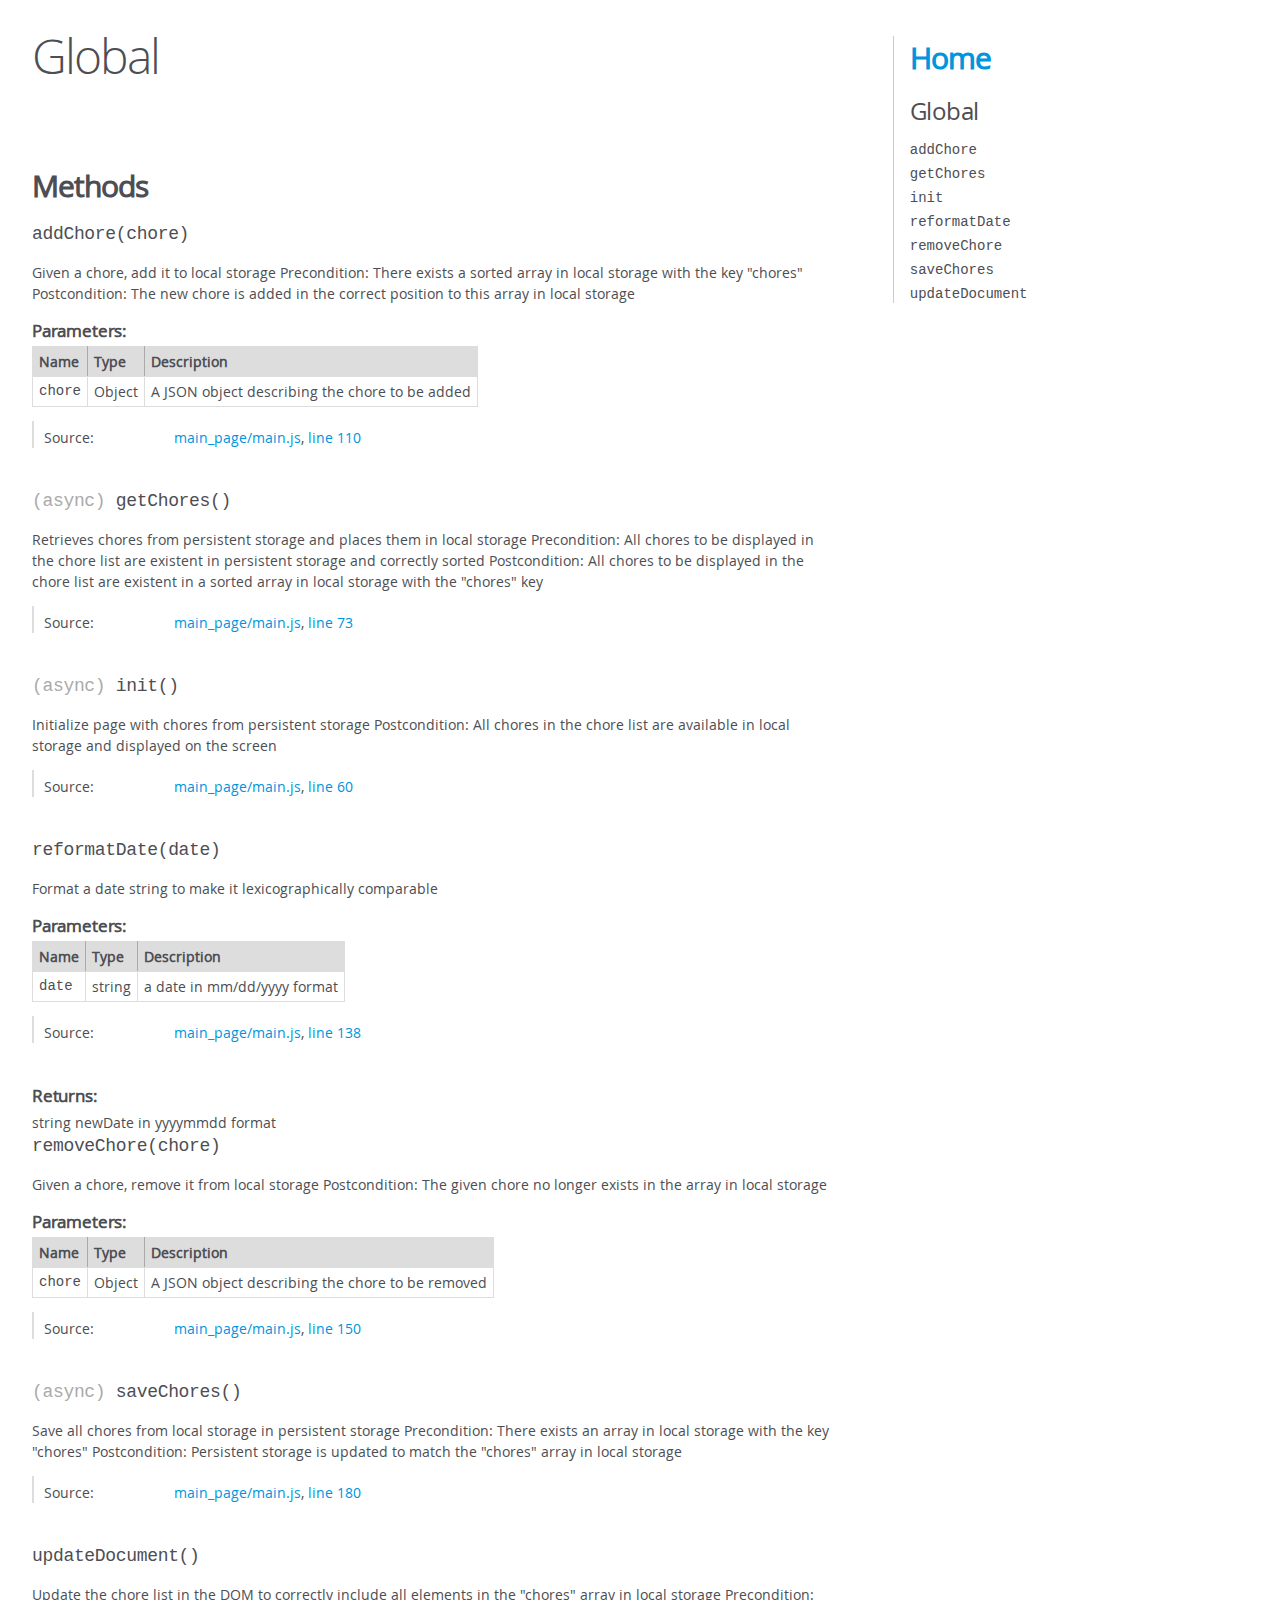
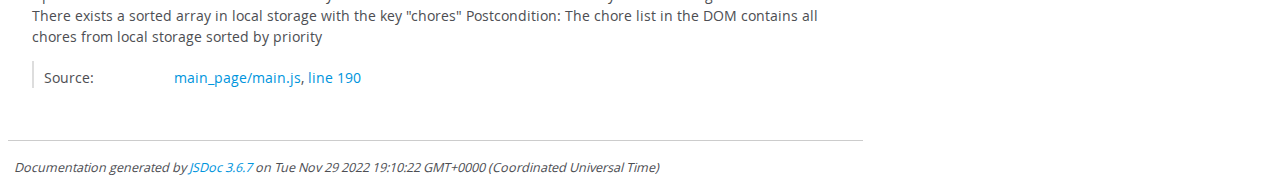
<file: out/global.html>
<!DOCTYPE html>
<html lang="en">
<head>
    <meta charset="utf-8">
    <title>JSDoc: Global</title>

    <script src="scripts/prettify/prettify.js"> </script>
    <script src="scripts/prettify/lang-css.js"> </script>
    <!--[if lt IE 9]>
      <script src="//html5shiv.googlecode.com/svn/trunk/html5.js"></script>
    <![endif]-->
    <link type="text/css" rel="stylesheet" href="styles/prettify-tomorrow.css">
    <link type="text/css" rel="stylesheet" href="styles/jsdoc-default.css">
</head>

<body>

<div id="main">

    <h1 class="page-title">Global</h1>

    




<section>

<header>
    
        <h2></h2>
        
    
</header>

<article>
    <div class="container-overview">
    
        

        


<dl class="details">

    

    

    

    

    

    

    

    

    

    

    

    

    

    

    

    
</dl>


        
    
    </div>

    

    

    

    

    

    

    

    
        <h3 class="subsection-title">Methods</h3>

        
            

    

    
    <h4 class="name" id="addChore"><span class="type-signature"></span>addChore<span class="signature">(chore)</span><span class="type-signature"></span></h4>
    

    



<div class="description">
    Given a chore, add it to local storage
Precondition: There exists a sorted array in local storage with the key "chores"
Postcondition: The new chore is added in the correct position to this array in local storage
</div>









    <h5>Parameters:</h5>
    

<table class="params">
    <thead>
    <tr>
        
        <th>Name</th>
        

        <th>Type</th>

        

        

        <th class="last">Description</th>
    </tr>
    </thead>

    <tbody>
    

        <tr>
            
                <td class="name"><code>chore</code></td>
            

            <td class="type">
            
                
<span class="param-type">Object</span>


            
            </td>

            

            

            <td class="description last">A JSON object describing the chore to be added</td>
        </tr>

    
    </tbody>
</table>






<dl class="details">

    

    

    

    

    

    

    

    

    

    

    

    

    
    <dt class="tag-source">Source:</dt>
    <dd class="tag-source"><ul class="dummy"><li>
        <a href="main_page_main.js.html">main_page/main.js</a>, <a href="main_page_main.js.html#line110">line 110</a>
    </li></ul></dd>
    

    

    

    
</dl>




















        
            

    

    
    <h4 class="name" id="getChores"><span class="type-signature">(async) </span>getChores<span class="signature">()</span><span class="type-signature"></span></h4>
    

    



<div class="description">
    Retrieves chores from persistent storage and places them in local storage
Precondition: All chores to be displayed in the chore list are existent in persistent storage and correctly sorted
Postcondition: All chores to be displayed in the chore list are existent in a sorted array in local storage with the "chores" key
</div>













<dl class="details">

    

    

    

    

    

    

    

    

    

    

    

    

    
    <dt class="tag-source">Source:</dt>
    <dd class="tag-source"><ul class="dummy"><li>
        <a href="main_page_main.js.html">main_page/main.js</a>, <a href="main_page_main.js.html#line73">line 73</a>
    </li></ul></dd>
    

    

    

    
</dl>




















        
            

    

    
    <h4 class="name" id="init"><span class="type-signature">(async) </span>init<span class="signature">()</span><span class="type-signature"></span></h4>
    

    



<div class="description">
    Initialize page with chores from persistent storage
Postcondition: All chores in the chore list are available in local storage and displayed on the screen
</div>













<dl class="details">

    

    

    

    

    

    

    

    

    

    

    

    

    
    <dt class="tag-source">Source:</dt>
    <dd class="tag-source"><ul class="dummy"><li>
        <a href="main_page_main.js.html">main_page/main.js</a>, <a href="main_page_main.js.html#line60">line 60</a>
    </li></ul></dd>
    

    

    

    
</dl>




















        
            

    

    
    <h4 class="name" id="reformatDate"><span class="type-signature"></span>reformatDate<span class="signature">(date)</span><span class="type-signature"></span></h4>
    

    



<div class="description">
    Format a date string to make it lexicographically comparable
</div>









    <h5>Parameters:</h5>
    

<table class="params">
    <thead>
    <tr>
        
        <th>Name</th>
        

        <th>Type</th>

        

        

        <th class="last">Description</th>
    </tr>
    </thead>

    <tbody>
    

        <tr>
            
                <td class="name"><code>date</code></td>
            

            <td class="type">
            
                
<span class="param-type">string</span>


            
            </td>

            

            

            <td class="description last">a date in mm/dd/yyyy format</td>
        </tr>

    
    </tbody>
</table>






<dl class="details">

    

    

    

    

    

    

    

    

    

    

    

    

    
    <dt class="tag-source">Source:</dt>
    <dd class="tag-source"><ul class="dummy"><li>
        <a href="main_page_main.js.html">main_page/main.js</a>, <a href="main_page_main.js.html#line138">line 138</a>
    </li></ul></dd>
    

    

    

    
</dl>















<h5>Returns:</h5>

        
<div class="param-desc">
    string newDate in yyyymmdd format
</div>



    





        
            

    

    
    <h4 class="name" id="removeChore"><span class="type-signature"></span>removeChore<span class="signature">(chore)</span><span class="type-signature"></span></h4>
    

    



<div class="description">
    Given a chore, remove it from local storage
Postcondition: The given chore no longer exists in the array in local storage
</div>









    <h5>Parameters:</h5>
    

<table class="params">
    <thead>
    <tr>
        
        <th>Name</th>
        

        <th>Type</th>

        

        

        <th class="last">Description</th>
    </tr>
    </thead>

    <tbody>
    

        <tr>
            
                <td class="name"><code>chore</code></td>
            

            <td class="type">
            
                
<span class="param-type">Object</span>


            
            </td>

            

            

            <td class="description last">A JSON object describing the chore to be removed</td>
        </tr>

    
    </tbody>
</table>






<dl class="details">

    

    

    

    

    

    

    

    

    

    

    

    

    
    <dt class="tag-source">Source:</dt>
    <dd class="tag-source"><ul class="dummy"><li>
        <a href="main_page_main.js.html">main_page/main.js</a>, <a href="main_page_main.js.html#line150">line 150</a>
    </li></ul></dd>
    

    

    

    
</dl>




















        
            

    

    
    <h4 class="name" id="saveChores"><span class="type-signature">(async) </span>saveChores<span class="signature">()</span><span class="type-signature"></span></h4>
    

    



<div class="description">
    Save all chores from local storage in persistent storage
Precondition: There exists an array in local storage with the key "chores"
Postcondition: Persistent storage is updated to match the "chores" array in local storage
</div>













<dl class="details">

    

    

    

    

    

    

    

    

    

    

    

    

    
    <dt class="tag-source">Source:</dt>
    <dd class="tag-source"><ul class="dummy"><li>
        <a href="main_page_main.js.html">main_page/main.js</a>, <a href="main_page_main.js.html#line180">line 180</a>
    </li></ul></dd>
    

    

    

    
</dl>




















        
            

    

    
    <h4 class="name" id="updateDocument"><span class="type-signature"></span>updateDocument<span class="signature">()</span><span class="type-signature"></span></h4>
    

    



<div class="description">
    Update the chore list in the DOM to correctly include all elements in the "chores" array in local storage
Precondition: There exists a sorted array in local storage with the key "chores"
Postcondition: The chore list in the DOM contains all chores from local storage sorted by priority
</div>













<dl class="details">

    

    

    

    

    

    

    

    

    

    

    

    

    
    <dt class="tag-source">Source:</dt>
    <dd class="tag-source"><ul class="dummy"><li>
        <a href="main_page_main.js.html">main_page/main.js</a>, <a href="main_page_main.js.html#line190">line 190</a>
    </li></ul></dd>
    

    

    

    
</dl>




















        
    

    

    
</article>

</section>




</div>

<nav>
    <h2><a href="index.html">Home</a></h2><h3>Global</h3><ul><li><a href="global.html#addChore">addChore</a></li><li><a href="global.html#getChores">getChores</a></li><li><a href="global.html#init">init</a></li><li><a href="global.html#reformatDate">reformatDate</a></li><li><a href="global.html#removeChore">removeChore</a></li><li><a href="global.html#saveChores">saveChores</a></li><li><a href="global.html#updateDocument">updateDocument</a></li></ul>
</nav>

<br class="clear">

<footer>
    Documentation generated by <a href="https://github.com/jsdoc/jsdoc">JSDoc 3.6.7</a> on Tue Nov 29 2022 19:10:22 GMT+0000 (Coordinated Universal Time)
</footer>

<script> prettyPrint(); </script>
<script src="scripts/linenumber.js"> </script>
</body>
</html>
</file>
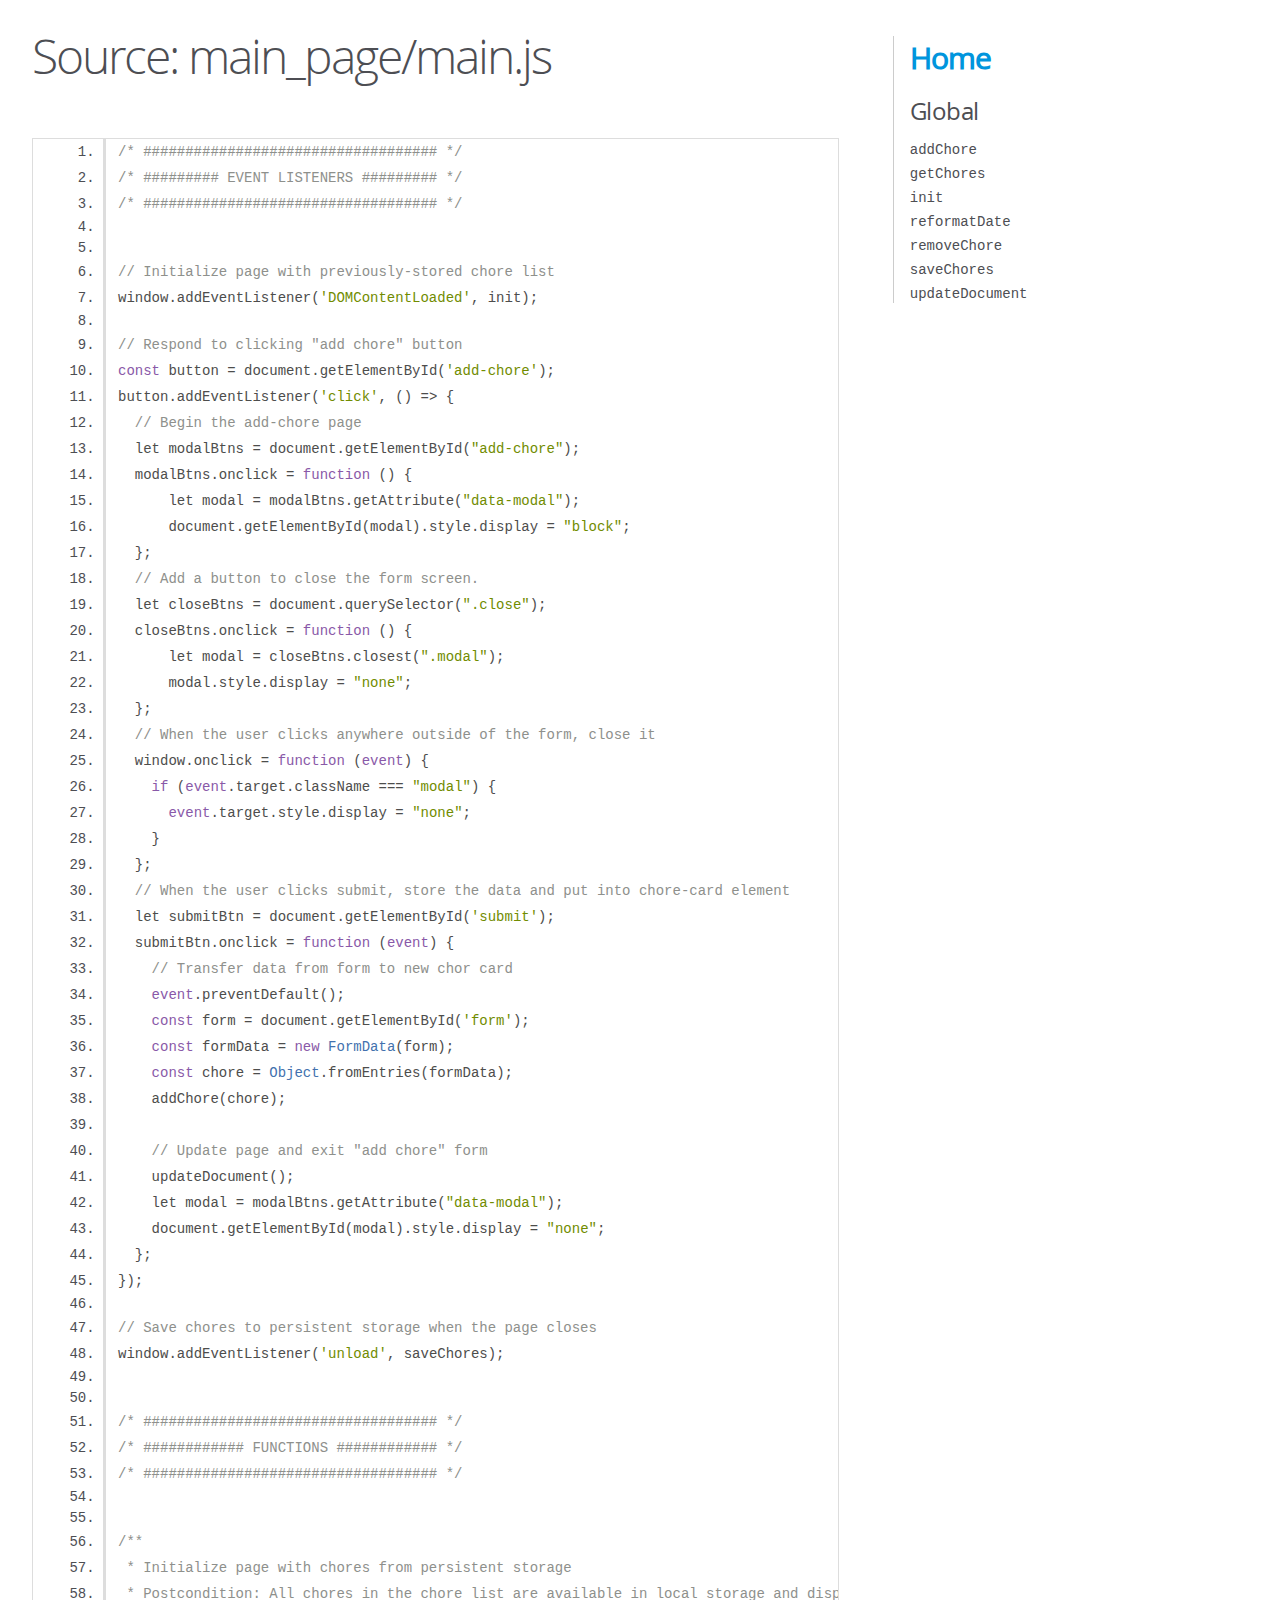
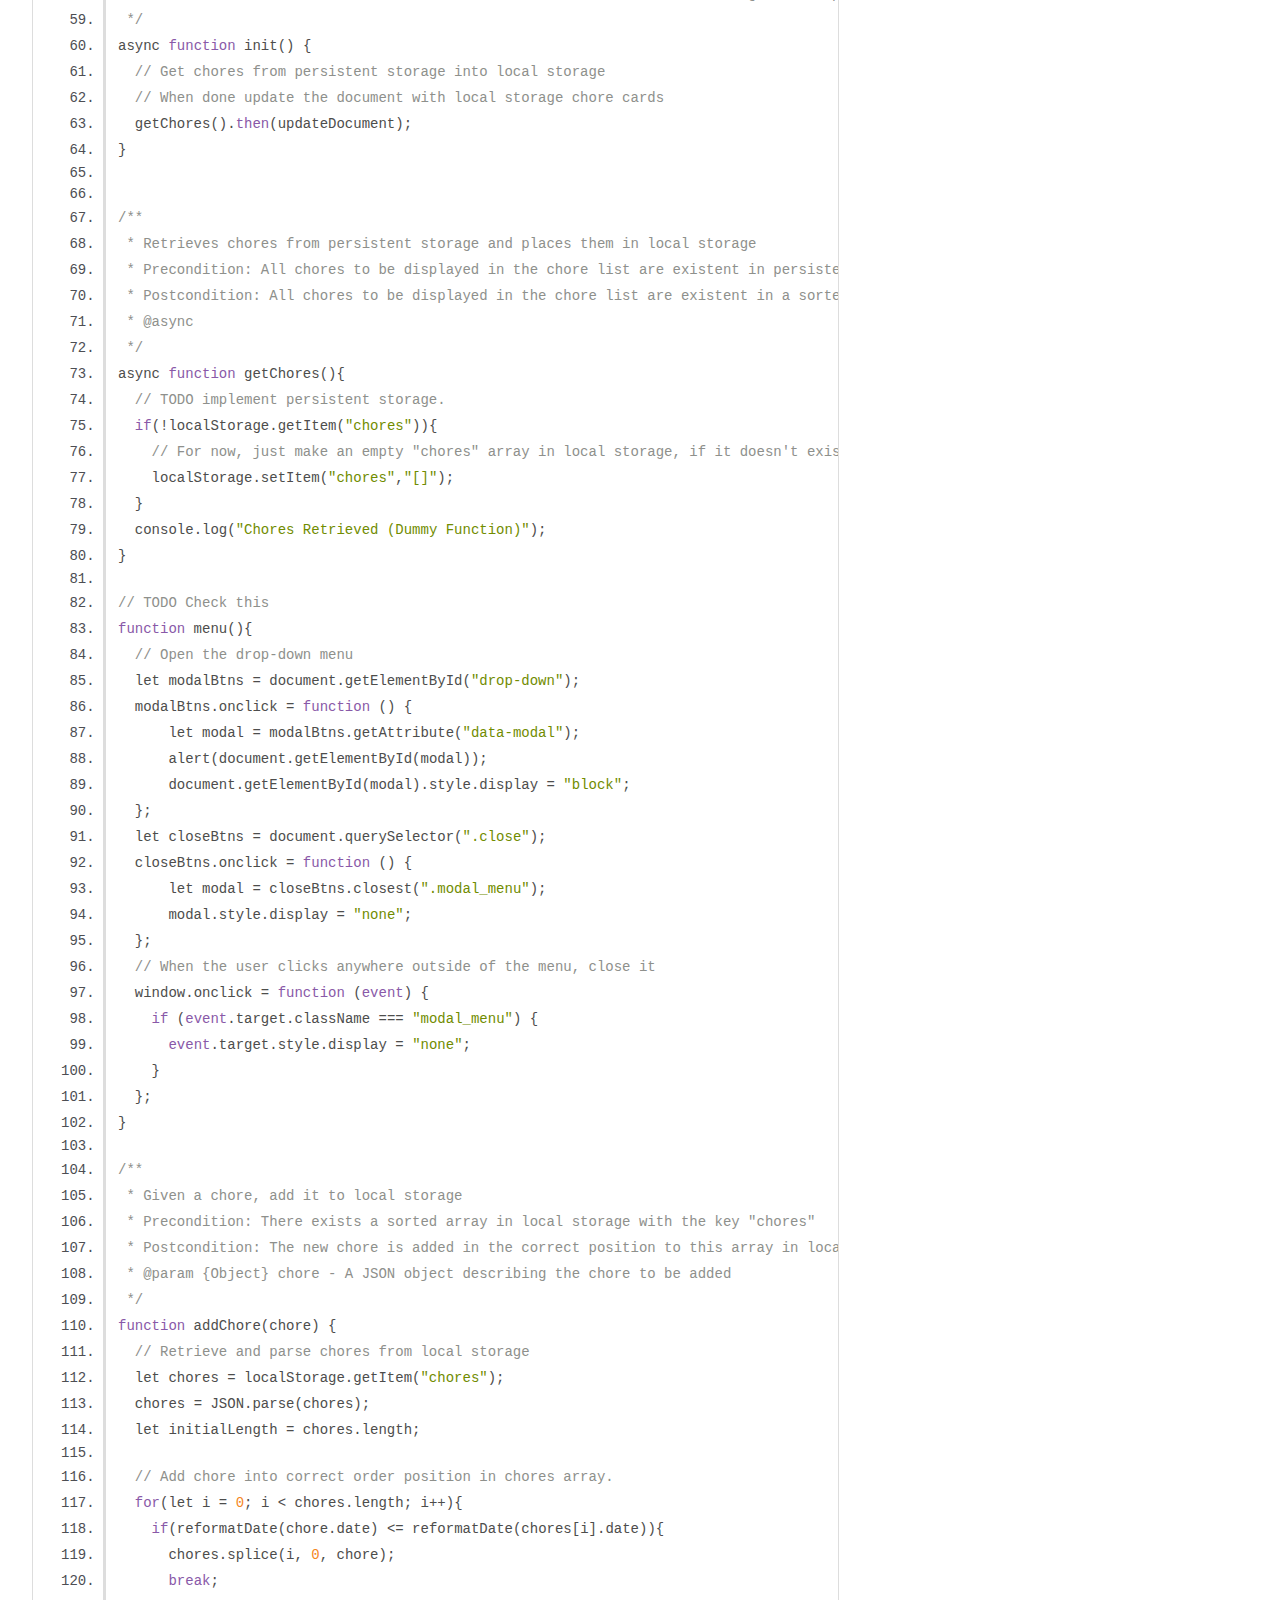
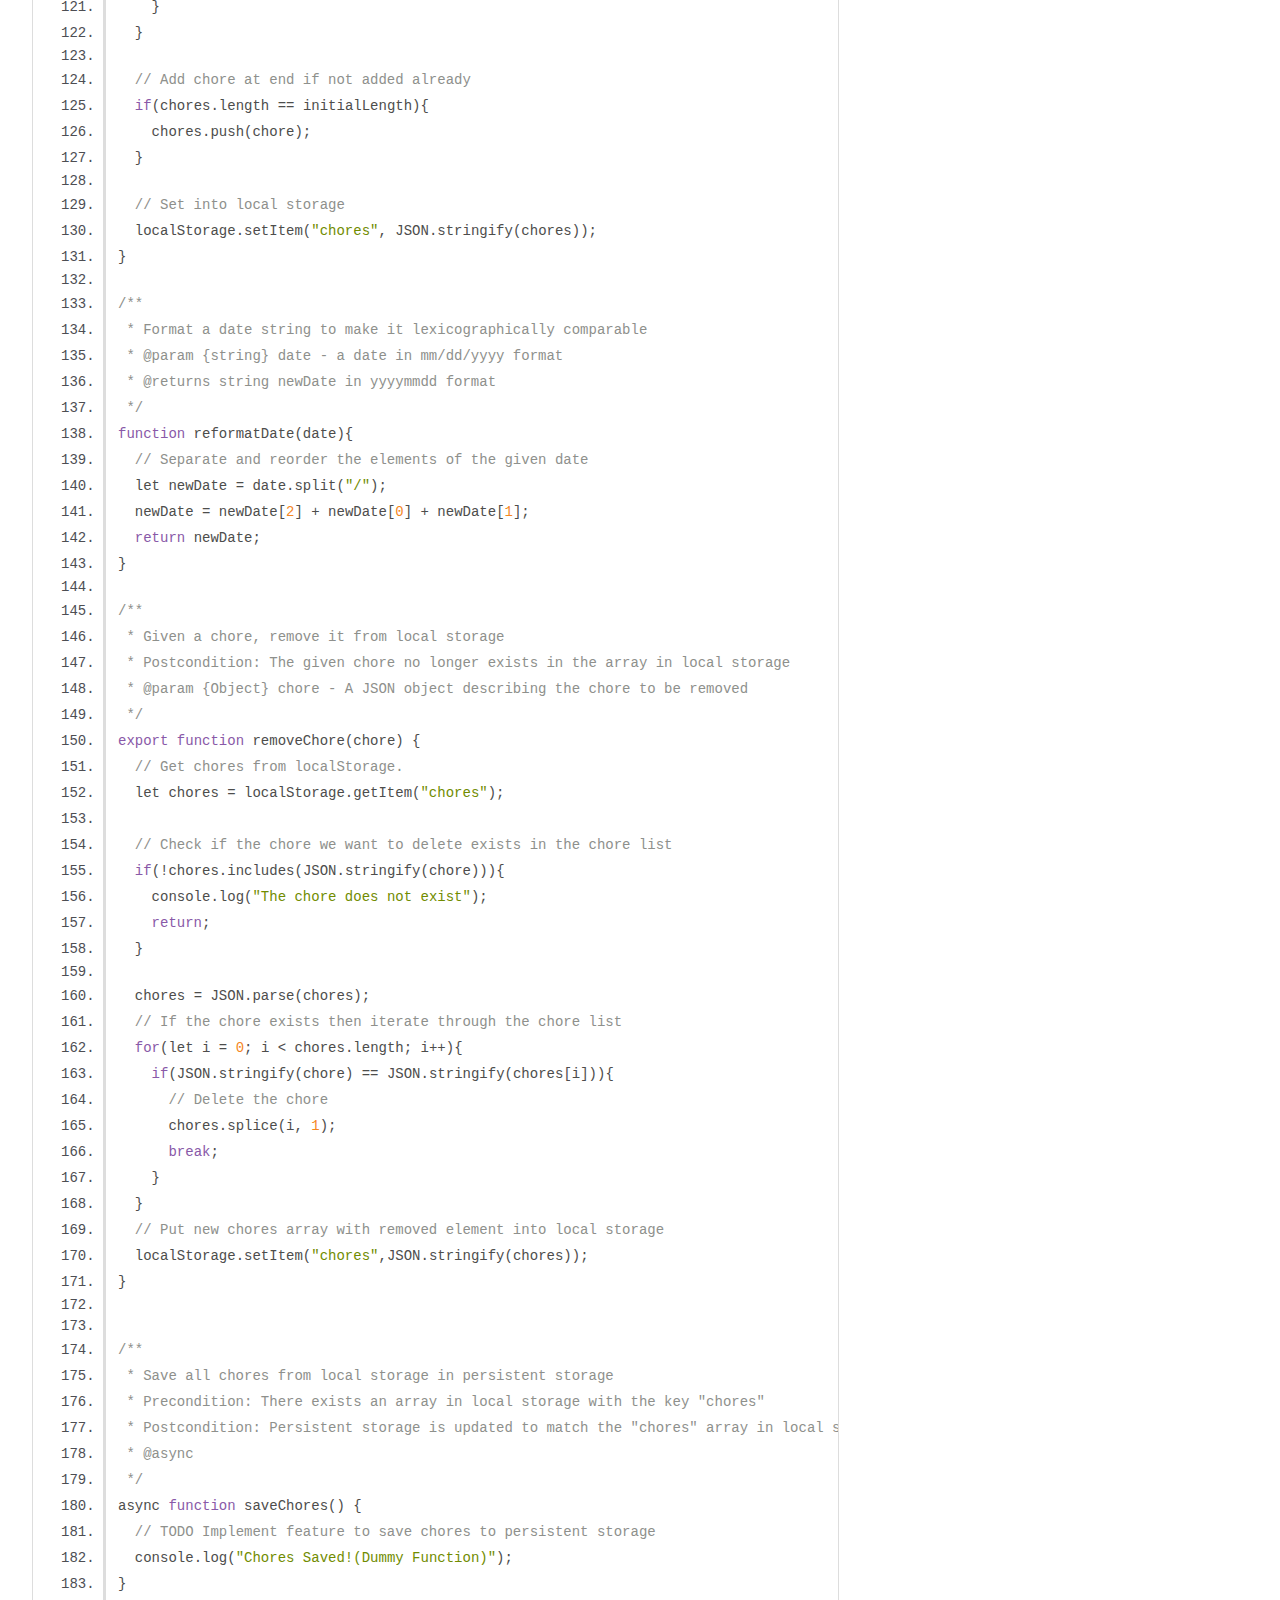
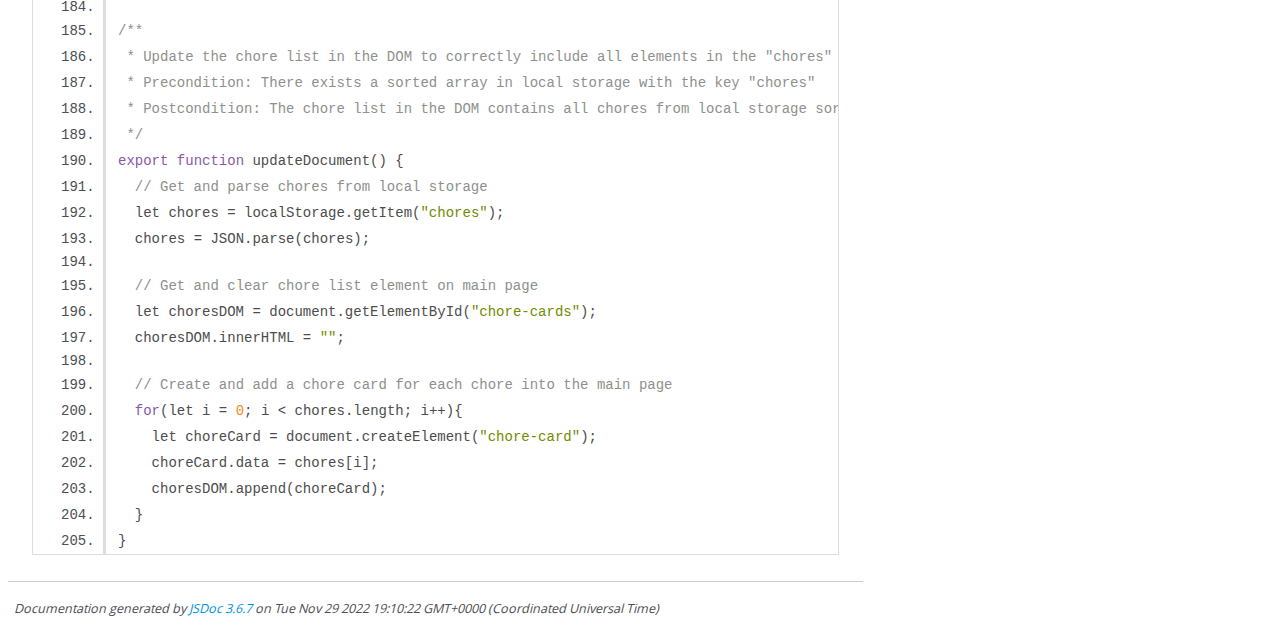
<file: out/main_page_main.js.html>
<!DOCTYPE html>
<html lang="en">
<head>
    <meta charset="utf-8">
    <title>JSDoc: Source: main_page/main.js</title>

    <script src="scripts/prettify/prettify.js"> </script>
    <script src="scripts/prettify/lang-css.js"> </script>
    <!--[if lt IE 9]>
      <script src="//html5shiv.googlecode.com/svn/trunk/html5.js"></script>
    <![endif]-->
    <link type="text/css" rel="stylesheet" href="styles/prettify-tomorrow.css">
    <link type="text/css" rel="stylesheet" href="styles/jsdoc-default.css">
</head>

<body>

<div id="main">

    <h1 class="page-title">Source: main_page/main.js</h1>

    



    
    <section>
        <article>
            <pre class="prettyprint source linenums"><code>/* ################################### */
/* ######### EVENT LISTENERS ######### */
/* ################################### */


// Initialize page with previously-stored chore list
window.addEventListener('DOMContentLoaded', init);

// Respond to clicking "add chore" button
const button = document.getElementById('add-chore');
button.addEventListener('click', () => {
  // Begin the add-chore page
  let modalBtns = document.getElementById("add-chore");
  modalBtns.onclick = function () {
      let modal = modalBtns.getAttribute("data-modal");
      document.getElementById(modal).style.display = "block";
  };
  // Add a button to close the form screen. 
  let closeBtns = document.querySelector(".close");
  closeBtns.onclick = function () {
      let modal = closeBtns.closest(".modal");
      modal.style.display = "none";
  };
  // When the user clicks anywhere outside of the form, close it
  window.onclick = function (event) {
    if (event.target.className === "modal") {
      event.target.style.display = "none";
    }
  };
  // When the user clicks submit, store the data and put into chore-card element
  let submitBtn = document.getElementById('submit');
  submitBtn.onclick = function (event) {
    // Transfer data from form to new chor card
    event.preventDefault();
    const form = document.getElementById('form');
    const formData = new FormData(form);
    const chore = Object.fromEntries(formData);
    addChore(chore);
    
    // Update page and exit "add chore" form
    updateDocument();
    let modal = modalBtns.getAttribute("data-modal");
    document.getElementById(modal).style.display = "none";
  };
});

// Save chores to persistent storage when the page closes
window.addEventListener('unload', saveChores);


/* ################################### */
/* ############ FUNCTIONS ############ */
/* ################################### */


/**
 * Initialize page with chores from persistent storage
 * Postcondition: All chores in the chore list are available in local storage and displayed on the screen
 */
async function init() {
  // Get chores from persistent storage into local storage
  // When done update the document with local storage chore cards
  getChores().then(updateDocument);
}


/**
 * Retrieves chores from persistent storage and places them in local storage
 * Precondition: All chores to be displayed in the chore list are existent in persistent storage and correctly sorted
 * Postcondition: All chores to be displayed in the chore list are existent in a sorted array in local storage with the "chores" key
 * @async
 */
async function getChores(){
  // TODO implement persistent storage.
  if(!localStorage.getItem("chores")){
    // For now, just make an empty "chores" array in local storage, if it doesn't exist
    localStorage.setItem("chores","[]");
  }
  console.log("Chores Retrieved (Dummy Function)");
}

// TODO Check this
function menu(){
  // Open the drop-down menu
  let modalBtns = document.getElementById("drop-down");
  modalBtns.onclick = function () {
      let modal = modalBtns.getAttribute("data-modal");
      alert(document.getElementById(modal));
      document.getElementById(modal).style.display = "block";
  };
  let closeBtns = document.querySelector(".close");
  closeBtns.onclick = function () {
      let modal = closeBtns.closest(".modal_menu");
      modal.style.display = "none";
  };
  // When the user clicks anywhere outside of the menu, close it
  window.onclick = function (event) {
    if (event.target.className === "modal_menu") {
      event.target.style.display = "none";
    }
  };
}

/**
 * Given a chore, add it to local storage
 * Precondition: There exists a sorted array in local storage with the key "chores"
 * Postcondition: The new chore is added in the correct position to this array in local storage
 * @param {Object} chore - A JSON object describing the chore to be added
 */
function addChore(chore) {
  // Retrieve and parse chores from local storage
  let chores = localStorage.getItem("chores");
  chores = JSON.parse(chores);
  let initialLength = chores.length;

  // Add chore into correct order position in chores array.
  for(let i = 0; i &lt; chores.length; i++){
    if(reformatDate(chore.date) &lt;= reformatDate(chores[i].date)){
      chores.splice(i, 0, chore);
      break;
    }
  }

  // Add chore at end if not added already
  if(chores.length == initialLength){
    chores.push(chore);
  }

  // Set into local storage
  localStorage.setItem("chores", JSON.stringify(chores));
}

/**
 * Format a date string to make it lexicographically comparable
 * @param {string} date - a date in mm/dd/yyyy format
 * @returns string newDate in yyyymmdd format
 */
function reformatDate(date){
  // Separate and reorder the elements of the given date
  let newDate = date.split("/");
  newDate = newDate[2] + newDate[0] + newDate[1];
  return newDate;
}

/**
 * Given a chore, remove it from local storage
 * Postcondition: The given chore no longer exists in the array in local storage
 * @param {Object} chore - A JSON object describing the chore to be removed
 */
export function removeChore(chore) {
  // Get chores from localStorage.
  let chores = localStorage.getItem("chores");
  
  // Check if the chore we want to delete exists in the chore list
  if(!chores.includes(JSON.stringify(chore))){
    console.log("The chore does not exist");
    return;
  }

  chores = JSON.parse(chores);
  // If the chore exists then iterate through the chore list
  for(let i = 0; i &lt; chores.length; i++){
    if(JSON.stringify(chore) == JSON.stringify(chores[i])){
      // Delete the chore
      chores.splice(i, 1);
      break;
    }
  }
  // Put new chores array with removed element into local storage
  localStorage.setItem("chores",JSON.stringify(chores));
}


/**
 * Save all chores from local storage in persistent storage
 * Precondition: There exists an array in local storage with the key "chores"
 * Postcondition: Persistent storage is updated to match the "chores" array in local storage
 * @async
 */
async function saveChores() {
  // TODO Implement feature to save chores to persistent storage
  console.log("Chores Saved!(Dummy Function)");
}

/**
 * Update the chore list in the DOM to correctly include all elements in the "chores" array in local storage
 * Precondition: There exists a sorted array in local storage with the key "chores"
 * Postcondition: The chore list in the DOM contains all chores from local storage sorted by priority
 */
export function updateDocument() {
  // Get and parse chores from local storage
  let chores = localStorage.getItem("chores");
  chores = JSON.parse(chores);

  // Get and clear chore list element on main page
  let choresDOM = document.getElementById("chore-cards");
  choresDOM.innerHTML = "";

  // Create and add a chore card for each chore into the main page
  for(let i = 0; i &lt; chores.length; i++){
    let choreCard = document.createElement("chore-card");
    choreCard.data = chores[i];
    choresDOM.append(choreCard);
  }
}
</code></pre>
        </article>
    </section>




</div>

<nav>
    <h2><a href="index.html">Home</a></h2><h3>Global</h3><ul><li><a href="global.html#addChore">addChore</a></li><li><a href="global.html#getChores">getChores</a></li><li><a href="global.html#init">init</a></li><li><a href="global.html#reformatDate">reformatDate</a></li><li><a href="global.html#removeChore">removeChore</a></li><li><a href="global.html#saveChores">saveChores</a></li><li><a href="global.html#updateDocument">updateDocument</a></li></ul>
</nav>

<br class="clear">

<footer>
    Documentation generated by <a href="https://github.com/jsdoc/jsdoc">JSDoc 3.6.7</a> on Tue Nov 29 2022 19:10:22 GMT+0000 (Coordinated Universal Time)
</footer>

<script> prettyPrint(); </script>
<script src="scripts/linenumber.js"> </script>
</body>
</html>
</file>
<file: styles/prettify-tomorrow.css>
/* Tomorrow Theme */
/* Original theme - https://github.com/chriskempson/tomorrow-theme */
/* Pretty printing styles. Used with prettify.js. */
/* SPAN elements with the classes below are added by prettyprint. */
/* plain text */
.pln {
  color: #4d4d4c; }

@media screen {
  /* string content */
  .str {
    color: hsl(104, 100%, 24%); }

  /* a keyword */
  .kwd {
    color: hsl(240, 100%, 50%); }

  /* a comment */
  .com {
    color: hsl(0, 0%, 60%); }

  /* a type name */
  .typ {
    color: hsl(240, 100%, 32%); }

  /* a literal value */
  .lit {
    color: hsl(240, 100%, 40%); }

  /* punctuation */
  .pun {
    color: #000000; }

  /* lisp open bracket */
  .opn {
    color: #000000; }

  /* lisp close bracket */
  .clo {
    color: #000000; }

  /* a markup tag name */
  .tag {
    color: #c82829; }

  /* a markup attribute name */
  .atn {
    color: #f5871f; }

  /* a markup attribute value */
  .atv {
    color: #3e999f; }

  /* a declaration */
  .dec {
    color: #f5871f; }

  /* a variable name */
  .var {
    color: #c82829; }

  /* a function name */
  .fun {
    color: #4271ae; } }
/* Use higher contrast and text-weight for printable form. */
@media print, projection {
  .str {
    color: #060; }

  .kwd {
    color: #006;
    font-weight: bold; }

  .com {
    color: #600;
    font-style: italic; }

  .typ {
    color: #404;
    font-weight: bold; }

  .lit {
    color: #044; }

  .pun, .opn, .clo {
    color: #440; }

  .tag {
    color: #006;
    font-weight: bold; }

  .atn {
    color: #404; }

  .atv {
    color: #060; } }
/* Style */
/*
pre.prettyprint {
  background: white;
  font-family: Consolas, Monaco, 'Andale Mono', monospace;
  font-size: 12px;
  line-height: 1.5;
  border: 1px solid #ccc;
  padding: 10px; }
*/

/* Specify class=linenums on a pre to get line numbering */
ol.linenums {
  margin-top: 0;
  margin-bottom: 0; }

/* IE indents via margin-left */
li.L0,
li.L1,
li.L2,
li.L3,
li.L4,
li.L5,
li.L6,
li.L7,
li.L8,
li.L9 {
  /* */ }

/* Alternate shading for lines */
li.L1,
li.L3,
li.L5,
li.L7,
li.L9 {
  /* */ }
</file>
<file: styles/jsdoc-default.css>
@import url(https://fonts.googleapis.com/css?family=Source+Sans+Pro:300,400,400i,500i,500,600,600i|Roboto);

* {
  box-sizing: border-box
}

html, body {
  height: 100%;
  width: 100%;
}

body {
  color: #4d4e53;
  background-color: white;
  margin: 0 auto;
  padding: 0;
  font-family: 'Source Sans Pro', Helvetica, sans-serif;
  font-size: 16px;
  line-height: 160%;
}

a,
a:active {
  color: #0095dd;
  text-decoration: none;
}

a:hover {
  text-decoration: underline
}

p, ul, ol, blockquote {
  margin-bottom: 1em;
}

h1, h2, h3, h4, h5, h6 {
  font-family: 'Roboto', sans-serif;
}

h1, h2, h3, h4, h5, h6 {
  color: #000;
  font-weight: 400;
  margin: 0;
}

h1 {
  font-weight: 300;
  font-size: 48px;
  margin: 1em 0 .5em;
}

h1.page-title {margin-bottom: 10px;font-size: 34px;font-weight: 300;border-bottom: solid 2px #ddd;padding: .5em 0 .5em;margin-top: 0;}

h2 {
  font-size: 32px;
  margin: 1.2em 0 .8em;
  font-weight: bold;
}

h3 {
  /* margin-top: 1em; */
  /* margin-bottom: 16px; */
  /* font-weight: bold; */
  padding: 0;
  margin: 1em 0 .6em;
  font-size: 28px;
  /* border-bottom: 1px solid #eee; */
  /* padding-bottom: 15px; */
}

h4 {
  font-size: 18px;
  margin: 1em 0 .2em;
  color: #4d4e53;
  /* border-bottom: 1px solid #eee; */
  padding-bottom: 8px;
}

h5, .container-overview .subsection-title {
  font-size: 120%;
  /* letter-spacing: -0.01em; */
  margin: 20px 0 5px;
}

h6 {
  font-size: 100%;
  letter-spacing: -0.01em;
  margin: 6px 0 3px 0;
  font-style: italic;
}

tt, code, kbd, samp {
  font-family: Consolas, Monaco, 'Andale Mono', monospace;
  background: #f4f4f4;
  padding: 1px 5px;
  border-radius: 5px;
  font-size: 14px;
}

blockquote {
  display: block;
  border-left: 4px solid #eee;
  margin: 0;
  padding-left: 1em;
  color: #888;
}

.class-description {
  font-size: 130%;
  line-height: 140%;
  margin-bottom: 1em;
  margin-top: 1em;
}

.class-description:empty {
  margin: 0
}

/** Container **/
#main {
  float: right;
  min-width: 360px;
  width: calc(100% - 250px);
  padding: 0 30px 20px 30px;
}

header {
  display: block
}

section {
  display: block;
  background-color: #fff;
  padding: 0;
}

.variation {
  display: none
}

.signature-attributes {
  font-size: 60%;
  color: #aaa;
  font-style: italic;
  font-weight: lighter;
}

/** Readme  **/

.readme {
  font-size: 16px;
}

.readme h1,
.readme h2,
.readme h3,
.readme h4,
.readme h5 {
  margin-top: 1em;
  margin-bottom: 16px;
  font-weight: bold;
  padding: 0;
}

.readme h1 {
  font-size: 2em;
  padding-bottom: 0.3em;
}

.readme h2 {
  font-size: 1.75em;
  padding-bottom: 0.3em;
}

.readme h3 {
  font-size: 1.5em;
  background-color: transparent;
}

.readme h4 {
  font-size: 1.25em;
}

.readme h5 {
  font-size: 1em;
}

.readme img {
  max-width: 100%;
}

.readme ul, .readme ol {
  padding-left: 2em;
}

.readme pre > code {
  font-size: 0.85em;
}

.readme table {
  margin-bottom: 1em;
  border-collapse: collapse;
  border-spacing: 0;
}

.readme table tr {
  background-color: #fff;
  border-top: 1px solid #ccc;
}

.readme table th,
.readme table td {
  padding: 6px 13px;
  border: 1px solid #ddd;
}

.readme table tr:nth-child(2n) {
  background-color: #f8f8f8;
}

/** Nav **/
nav {
  float: left;
  display: block;
  width: 250px;
  background: #fff;
  overflow: auto;
  position: fixed;
  height: 100%;
  padding: 10px;
  border-right: 1px solid #eee;
  /* box-shadow: 0 0 3px rgba(0,0,0,0.1); */
}

nav li {
  list-style: none;
  padding: 0;
  margin: 0;
}

.nav-heading {
  margin-top: 10px;
  font-weight: bold;
}

.nav-heading a {
  color: #888;
  font-size: 14px;
  display: inline-block;
}

.nav-item-type {
  /* margin-left: 5px; */
  width: 18px;
  height: 18px;
  display: inline-block;
  text-align: center;
  border-radius: 0.2em;
  margin-right: 5px;
  font-weight: bold;
  line-height: 20px;
  font-size: 13px;
}

.type-function {
  background: #B3E5FC;
  color: #0288D1;
}

.type-class {
  background: #D1C4E9;
  color: #4527A0;
}

.type-member {
  background: #C8E6C9;
  color: #388E3C;
}

.type-module {
  background: #E1BEE7;
  color: #7B1FA2;
}


/** Footer **/
footer {
  color: hsl(0, 0%, 28%);
  margin-left: 250px;
  display: block;
  padding: 30px;
  font-style: italic;
  font-size: 90%;
  border-top: 1px solid #eee;
}

.ancestors {
  color: #999
}

.ancestors a {
   color: #999 !important;
   text-decoration: none;
}

.clear {
  clear: both
}

.important {
  font-weight: bold;
  color: #950B02;
}

.yes-def {
  text-indent: -1000px
}

.type-signature {
  color: #aaa
}

.name, .signature {
  font-family: Consolas, Monaco, 'Andale Mono', monospace
}

.details {
  margin-top: 14px;
  border-left: 2px solid #DDD;
  line-height: 30px;
}

.details dt {
   width: 120px;
   float: left;
   padding-left: 10px;
}

.details dd {
   margin-left: 70px
}

.details ul {
   margin: 0
}

.details ul {
   list-style-type: none
}

.details li {
   margin-left: 30px
}

.details pre.prettyprint {
   margin: 0
}

.details .object-value {
   padding-top: 0
}

.description {
  margin-bottom: 1em;
  margin-top: 1em;
}

.code-caption {
  font-style: italic;
  font-size: 107%;
  margin: 0;
}

.prettyprint {
  font-size: 13px;
  border: 1px solid #ddd;
  border-radius: 3px;
  box-shadow: 0 1px 3px hsla(0, 0%, 0%, 0.05);
  overflow: auto;
}

.prettyprint.source {
  width: inherit
}

.prettyprint code {
  font-size: 12px;
  line-height: 18px;
  display: block;
  background-color: #fff;
  color: #4D4E53;
}

.prettyprint code:empty:before {
  content: '';
}

.prettyprint > code {
  padding: 15px
}

.prettyprint .linenums code {
  padding: 0 15px
}

.prettyprint .linenums li:first-of-type code {
  padding-top: 15px
}

.prettyprint code span.line {
  display: inline-block
}

.prettyprint.linenums {
  padding-left: 70px;
  -webkit-user-select: none;
  -moz-user-select: none;
  -ms-user-select: none;
  user-select: none;
}

.prettyprint.linenums ol {
   padding-left: 0
}

.prettyprint.linenums li {
   border-left: 3px #ddd solid
}

.prettyprint.linenums li.selected, .prettyprint.linenums li.selected * {
   background-color: lightyellow
}

.prettyprint.linenums li * {
   -webkit-user-select: text;
   -moz-user-select: text;
   -ms-user-select: text;
   user-select: text;
}

.params, .props {
  border-spacing: 0;
  border: 1px solid #ddd;
  border-collapse: collapse;
  border-radius: 3px;
  box-shadow: 0 1px 3px rgba(0,0,0,0.1);
  width: 100%;
  font-size: 14px;
  /* margin-left: 15px; */
}

.params .name, .props .name, .name code {
   color: #4D4E53;
   font-family: Consolas, Monaco, 'Andale Mono', monospace;
   font-size: 100%;
}

.params td, .params th, .props td, .props th {
   margin: 0px;
   text-align: left;
   vertical-align: top;
   padding: 10px;
   display: table-cell;
}

.params td {
   border-top: 1px solid #eee
}

.params thead tr, .props thead tr {
   background-color: #fff;
   font-weight: bold;
}

.params .params thead tr, .props .props thead tr {
   background-color: #fff;
   font-weight: bold;
}

.params td.description > p:first-child, .props td.description > p:first-child {
   margin-top: 0;
   padding-top: 0;
}

.params td.description > p:last-child, .props td.description > p:last-child {
   margin-bottom: 0;
   padding-bottom: 0;
}

dl.param-type {
  /* border-bottom: 1px solid hsl(0, 0%, 87%); */
  margin: 0;
  padding: 0;
  font-size: 16px;
}

.param-type dt, .param-type dd {
  display: inline-block
}

.param-type dd {
  font-family: Consolas, Monaco, 'Andale Mono', monospace;
  display: inline-block;
  padding: 0;
  margin: 0;
  font-size: 14px;
}

.disabled {
  color: #454545
}

/* navicon button */
.navicon-button {
  display: none;
  position: relative;
  padding: 2.0625rem 1.5rem;
  transition: 0.25s;
  cursor: pointer;
  user-select: none;
  opacity: .8;
}
.navicon-button .navicon:before, .navicon-button .navicon:after {
  transition: 0.25s;
}
.navicon-button:hover {
  transition: 0.5s;
  opacity: 1;
}
.navicon-button:hover .navicon:before, .navicon-button:hover .navicon:after {
  transition: 0.25s;
}
.navicon-button:hover .navicon:before {
  top: .825rem;
}
.navicon-button:hover .navicon:after {
  top: -.825rem;
}

/* navicon */
.navicon {
  position: relative;
  width: 2.5em;
  height: .3125rem;
  background: #000;
  transition: 0.3s;
  border-radius: 2.5rem;
}
.navicon:before, .navicon:after {
  display: block;
  content: "";
  height: .3125rem;
  width: 2.5rem;
  background: #000;
  position: absolute;
  z-index: -1;
  transition: 0.3s 0.25s;
  border-radius: 1rem;
}
.navicon:before {
  top: .625rem;
}
.navicon:after {
  top: -.625rem;
}

/* open */
.nav-trigger:checked + label:not(.steps) .navicon:before,
.nav-trigger:checked + label:not(.steps) .navicon:after {
  top: 0 !important;
}

.nav-trigger:checked + label .navicon:before,
.nav-trigger:checked + label .navicon:after {
  transition: 0.5s;
}

/* Minus */
.nav-trigger:checked + label {
  transform: scale(0.75);
}

/* ÃƒÆ’Ã¢â‚¬â€ and + */
.nav-trigger:checked + label.plus .navicon,
.nav-trigger:checked + label.x .navicon {
  background: transparent;
}

.nav-trigger:checked + label.plus .navicon:before,
.nav-trigger:checked + label.x .navicon:before {
  transform: rotate(-45deg);
  background: #FFF;
}

.nav-trigger:checked + label.plus .navicon:after,
.nav-trigger:checked + label.x .navicon:after {
  transform: rotate(45deg);
  background: #FFF;
}

.nav-trigger:checked + label.plus {
  transform: scale(0.75) rotate(45deg);
}

.nav-trigger:checked ~ nav {
  left: 0 !important;
}

.nav-trigger:checked ~ .overlay {
  display: block;
}

.nav-trigger {
  position: fixed;
  top: 0;
  clip: rect(0, 0, 0, 0);
}

.overlay {
  display: none;
  position: fixed;
  top: 0;
  bottom: 0;
  left: 0;
  right: 0;
  width: 100%;
  height: 100%;
  background: hsla(0, 0%, 0%, 0.5);
  z-index: 1;
}

.section-method {
  margin-bottom: 30px;
  padding-bottom: 30px;
  border-bottom: 1px solid #eee;
}

@media only screen and (min-width: 320px) and (max-width: 680px) {
  body {
    overflow-x: hidden;
  }

  nav {
    background: #FFF;
    width: 250px;
    height: 100%;
    position: fixed;
    top: 0;
    right: 0;
    bottom: 0;
    left: -250px;
    z-index: 3;
    padding: 0 10px;
    transition: left 0.2s;
  }

  .navicon-button {
    display: inline-block;
    position: fixed;
    top: 1.5em;
    right: 0;
    z-index: 2;
  }

  #main {
    width: 100%;
    min-width: 360px;
  }

  #main h1.page-title {
    margin: 1em 0;
  }

  #main section {
    padding: 0;
  }

  footer {
    margin-left: 0;
  }
}

@media only print {
  nav {
    display: none;
  }

  #main {
    float: none;
    width: 100%;
  }
}
</file>
<file: out/styles/prettify-tomorrow.css>
/* Tomorrow Theme */
/* Original theme - https://github.com/chriskempson/tomorrow-theme */
/* Pretty printing styles. Used with prettify.js. */
/* SPAN elements with the classes below are added by prettyprint. */
/* plain text */
.pln {
  color: #4d4d4c; }

@media screen {
  /* string content */
  .str {
    color: #718c00; }

  /* a keyword */
  .kwd {
    color: #8959a8; }

  /* a comment */
  .com {
    color: #8e908c; }

  /* a type name */
  .typ {
    color: #4271ae; }

  /* a literal value */
  .lit {
    color: #f5871f; }

  /* punctuation */
  .pun {
    color: #4d4d4c; }

  /* lisp open bracket */
  .opn {
    color: #4d4d4c; }

  /* lisp close bracket */
  .clo {
    color: #4d4d4c; }

  /* a markup tag name */
  .tag {
    color: #c82829; }

  /* a markup attribute name */
  .atn {
    color: #f5871f; }

  /* a markup attribute value */
  .atv {
    color: #3e999f; }

  /* a declaration */
  .dec {
    color: #f5871f; }

  /* a variable name */
  .var {
    color: #c82829; }

  /* a function name */
  .fun {
    color: #4271ae; } }
/* Use higher contrast and text-weight for printable form. */
@media print, projection {
  .str {
    color: #060; }

  .kwd {
    color: #006;
    font-weight: bold; }

  .com {
    color: #600;
    font-style: italic; }

  .typ {
    color: #404;
    font-weight: bold; }

  .lit {
    color: #044; }

  .pun, .opn, .clo {
    color: #440; }

  .tag {
    color: #006;
    font-weight: bold; }

  .atn {
    color: #404; }

  .atv {
    color: #060; } }
/* Style */
/*
pre.prettyprint {
  background: white;
  font-family: Consolas, Monaco, 'Andale Mono', monospace;
  font-size: 12px;
  line-height: 1.5;
  border: 1px solid #ccc;
  padding: 10px; }
*/

/* Specify class=linenums on a pre to get line numbering */
ol.linenums {
  margin-top: 0;
  margin-bottom: 0; }

/* IE indents via margin-left */
li.L0,
li.L1,
li.L2,
li.L3,
li.L4,
li.L5,
li.L6,
li.L7,
li.L8,
li.L9 {
  /* */ }

/* Alternate shading for lines */
li.L1,
li.L3,
li.L5,
li.L7,
li.L9 {
  /* */ }
</file>
<file: out/styles/jsdoc-default.css>
@font-face {
    font-family: 'Open Sans';
    font-weight: normal;
    font-style: normal;
    src: url('../fonts/OpenSans-Regular-webfont.eot');
    src:
        local('Open Sans'),
        local('OpenSans'),
        url('../fonts/OpenSans-Regular-webfont.eot?#iefix') format('embedded-opentype'),
        url('../fonts/OpenSans-Regular-webfont.woff') format('woff'),
        url('../fonts/OpenSans-Regular-webfont.svg#open_sansregular') format('svg');
}

@font-face {
    font-family: 'Open Sans Light';
    font-weight: normal;
    font-style: normal;
    src: url('../fonts/OpenSans-Light-webfont.eot');
    src:
        local('Open Sans Light'),
        local('OpenSans Light'),
        url('../fonts/OpenSans-Light-webfont.eot?#iefix') format('embedded-opentype'),
        url('../fonts/OpenSans-Light-webfont.woff') format('woff'),
        url('../fonts/OpenSans-Light-webfont.svg#open_sanslight') format('svg');
}

html
{
    overflow: auto;
    background-color: #fff;
    font-size: 14px;
}

body
{
    font-family: 'Open Sans', sans-serif;
    line-height: 1.5;
    color: #4d4e53;
    background-color: white;
}

a, a:visited, a:active {
    color: #0095dd;
    text-decoration: none;
}

a:hover {
    text-decoration: underline;
}

header
{
    display: block;
    padding: 0px 4px;
}

tt, code, kbd, samp {
    font-family: Consolas, Monaco, 'Andale Mono', monospace;
}

.class-description {
    font-size: 130%;
    line-height: 140%;
    margin-bottom: 1em;
    margin-top: 1em;
}

.class-description:empty {
    margin: 0;
}

#main {
    float: left;
    width: 70%;
}

article dl {
    margin-bottom: 40px;
}

article img {
  max-width: 100%;
}

section
{
    display: block;
    background-color: #fff;
    padding: 12px 24px;
    border-bottom: 1px solid #ccc;
    margin-right: 30px;
}

.variation {
    display: none;
}

.signature-attributes {
    font-size: 60%;
    color: #aaa;
    font-style: italic;
    font-weight: lighter;
}

nav
{
    display: block;
    float: right;
    margin-top: 28px;
    width: 30%;
    box-sizing: border-box;
    border-left: 1px solid #ccc;
    padding-left: 16px;
}

nav ul {
    font-family: 'Lucida Grande', 'Lucida Sans Unicode', arial, sans-serif;
    font-size: 100%;
    line-height: 17px;
    padding: 0;
    margin: 0;
    list-style-type: none;
}

nav ul a, nav ul a:visited, nav ul a:active {
    font-family: Consolas, Monaco, 'Andale Mono', monospace;
    line-height: 18px;
    color: #4D4E53;
}

nav h3 {
    margin-top: 12px;
}

nav li {
    margin-top: 6px;
}

footer {
    display: block;
    padding: 6px;
    margin-top: 12px;
    font-style: italic;
    font-size: 90%;
}

h1, h2, h3, h4 {
    font-weight: 200;
    margin: 0;
}

h1
{
    font-family: 'Open Sans Light', sans-serif;
    font-size: 48px;
    letter-spacing: -2px;
    margin: 12px 24px 20px;
}

h2, h3.subsection-title
{
    font-size: 30px;
    font-weight: 700;
    letter-spacing: -1px;
    margin-bottom: 12px;
}

h3
{
    font-size: 24px;
    letter-spacing: -0.5px;
    margin-bottom: 12px;
}

h4
{
    font-size: 18px;
    letter-spacing: -0.33px;
    margin-bottom: 12px;
    color: #4d4e53;
}

h5, .container-overview .subsection-title
{
    font-size: 120%;
    font-weight: bold;
    letter-spacing: -0.01em;
    margin: 8px 0 3px 0;
}

h6
{
    font-size: 100%;
    letter-spacing: -0.01em;
    margin: 6px 0 3px 0;
    font-style: italic;
}

table
{
    border-spacing: 0;
    border: 0;
    border-collapse: collapse;
}

td, th
{
    border: 1px solid #ddd;
    margin: 0px;
    text-align: left;
    vertical-align: top;
    padding: 4px 6px;
    display: table-cell;
}

thead tr
{
    background-color: #ddd;
    font-weight: bold;
}

th { border-right: 1px solid #aaa; }
tr > th:last-child { border-right: 1px solid #ddd; }

.ancestors, .attribs { color: #999; }
.ancestors a, .attribs a
{
    color: #999 !important;
    text-decoration: none;
}

.clear
{
    clear: both;
}

.important
{
    font-weight: bold;
    color: #950B02;
}

.yes-def {
    text-indent: -1000px;
}

.type-signature {
    color: #aaa;
}

.name, .signature {
    font-family: Consolas, Monaco, 'Andale Mono', monospace;
}

.details { margin-top: 14px; border-left: 2px solid #DDD; }
.details dt { width: 120px; float: left; padding-left: 10px;  padding-top: 6px; }
.details dd { margin-left: 70px; }
.details ul { margin: 0; }
.details ul { list-style-type: none; }
.details li { margin-left: 30px; padding-top: 6px; }
.details pre.prettyprint { margin: 0 }
.details .object-value { padding-top: 0; }

.description {
    margin-bottom: 1em;
    margin-top: 1em;
}

.code-caption
{
    font-style: italic;
    font-size: 107%;
    margin: 0;
}

.source
{
    border: 1px solid #ddd;
    width: 80%;
    overflow: auto;
}

.prettyprint.source {
    width: inherit;
}

.source code
{
    font-size: 100%;
    line-height: 18px;
    display: block;
    padding: 4px 12px;
    margin: 0;
    background-color: #fff;
    color: #4D4E53;
}

.prettyprint code span.line
{
  display: inline-block;
}

.prettyprint.linenums
{
  padding-left: 70px;
  -webkit-user-select: none;
  -moz-user-select: none;
  -ms-user-select: none;
  user-select: none;
}

.prettyprint.linenums ol
{
  padding-left: 0;
}

.prettyprint.linenums li
{
  border-left: 3px #ddd solid;
}

.prettyprint.linenums li.selected,
.prettyprint.linenums li.selected *
{
  background-color: lightyellow;
}

.prettyprint.linenums li *
{
  -webkit-user-select: text;
  -moz-user-select: text;
  -ms-user-select: text;
  user-select: text;
}

.params .name, .props .name, .name code {
    color: #4D4E53;
    font-family: Consolas, Monaco, 'Andale Mono', monospace;
    font-size: 100%;
}

.params td.description > p:first-child,
.props td.description > p:first-child
{
    margin-top: 0;
    padding-top: 0;
}

.params td.description > p:last-child,
.props td.description > p:last-child
{
    margin-bottom: 0;
    padding-bottom: 0;
}

.disabled {
    color: #454545;
}
</file>
